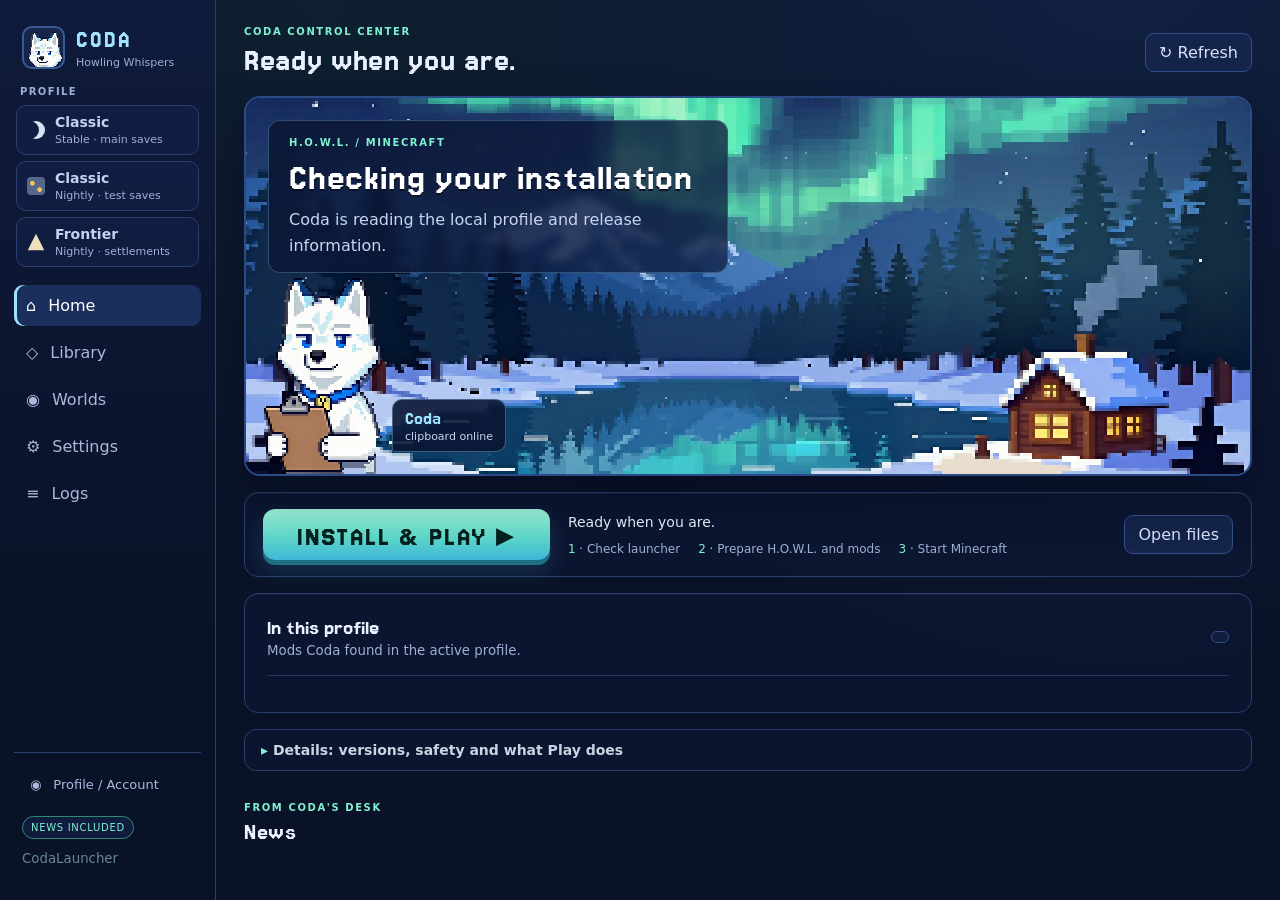
<file: web/index.html>
<!doctype html>
<html lang="en">
<head>
<meta charset="utf-8">
<meta name="viewport" content="width=device-width,initial-scale=1">
<title>CodaLauncher</title>
<link rel="stylesheet" href="styles.css">
</head>
<body>
<script>
// Before anything paints: the launcher passes the saved profile's theme in the address.
// Without it (an older host), the last theme this page showed is used. render() corrects either.
(function(){
  var frontier=/[?&]theme=frontier(&|$)/.test(location.search);
  if(!frontier&&location.search.indexOf('theme=')<0){try{frontier=localStorage.getItem('coda-theme')==='frontier';}catch(e){}}
  if(frontier)document.body.classList.add('theme-frontier');
})();
</script>
<div class="shell">
<aside>
  <div class="brand"><div class="mark"><img src="assets/art/coda.png" alt=""></div><div><b>CODA</b><small>Howling Whispers</small></div></div>
  <div class="profile-picker" role="radiogroup" aria-label="Profile">
    <span class="picker-label">PROFILE</span>
    <button type="button" class="profile-card" data-profile="classic-stable" role="radio" aria-checked="false"><i class="profile-icon moon" aria-hidden="true"></i><span>Classic<small>Stable · main saves</small></span></button>
    <button type="button" class="profile-card" data-profile="classic-nightly" role="radio" aria-checked="false"><i class="profile-icon stars" aria-hidden="true"></i><span>Classic<small>Nightly · test saves</small></span></button>
    <button type="button" class="profile-card" data-profile="frontier" role="radio" aria-checked="false"><i class="profile-icon tent" aria-hidden="true"></i><span>Frontier<small>Nightly · settlements</small></span></button>
  </div>
  <div class="channel-switch" role="group" aria-label="H.O.W.L. release channel" hidden>
    <button type="button" class="channel active" data-channel="stable" aria-pressed="true">Stable</button>
    <button type="button" class="channel" data-channel="nightly" aria-pressed="false">Nightly</button>
  </div>
  <p class="channel-note" id="channel-note" hidden>Main profile and saves.</p>
  <nav aria-label="Main navigation">
    <button class="nav active" data-view="home">⌂ <span>Home</span></button>
    <button class="nav" data-view="addons">◇ <span>Library</span></button>
    <button class="nav" data-view="worlds">◉ <span>Worlds</span></button>
    <button class="nav" data-view="settings">⚙ <span>Settings</span></button>
    <button class="nav" data-view="logs">≡ <span>Logs</span></button>
  </nav>
  <div class="foot">
    <button class="nav account-nav" data-view="profile" type="button">◉ <span>Profile / Account</span></button>
    <span id="feed-pill" class="pill online">NEWS INCLUDED</span><small id="version">CodaLauncher</small>
  </div>
</aside>

<main>
<div id="launcher-update-notice" class="launcher-update-notice" role="status" aria-live="polite" hidden>
  <div><b>UPDATE AVAILABLE</b><p id="launcher-update-copy"></p></div>
  <button id="update-launcher" class="save">UPDATE LAUNCHER</button>
</div>
<section class="view active" id="home">
  <div class="play-mode-selector" hidden><label for="play-mode">Play mode</label><select id="play-mode"><option value="classic">H.O.W.L. Classic</option><option value="frontier">H.O.W.L. Frontier (Nightly)</option></select><small id="play-mode-description">Your existing collection and worlds.</small></div>
  <header><div><em>CODA CONTROL CENTER</em><h1 id="home-heading">Ready when you are.</h1></div><button id="refresh" class="quiet">↻ Refresh</button></header>
  <div class="hero">
    <!-- Original pixel art made for CodaLauncher (no Mojang assets). Each profile has its own scene. -->
    <div class="scene" aria-hidden="true">
      <img class="scene-art classic-scene" src="assets/art/classic-scene.png" alt="">
      <img class="scene-art frontier-scene" src="assets/art/frontier-scene.png" alt="">
      <i class="scene-glow"></i><i class="scene-snow"></i>
    </div>
    <div class="hero-copy">
      <em>H.O.W.L.  /  MINECRAFT</em>
      <h2 id="hero-title">Checking your installation</h2>
      <p id="loader-summary">Coda is reading the local profile and release information.</p>
    </div>
    <div class="coda"><img class="coda-face" src="assets/art/coda.png" alt="Coda"><div class="coda-says"><b>Coda</b><small id="coda-status">clipboard online</small></div></div>
  </div>
  <section class="play-bar" aria-label="Play">
    <button id="play" class="play">INSTALL &amp; PLAY ▶</button>
    <div class="play-status">
      <div id="launch-message" role="status" aria-live="polite">Ready when you are.</div>
      <div id="play-progress" class="xp-bar" aria-hidden="true" hidden><i></i><i></i><i></i><i></i><i></i><i></i><i></i><i></i><i></i><i></i><i></i><i></i></div>
      <ol class="play-steps"><li>Check launcher</li><li>Prepare H.O.W.L. and mods</li><li>Start Minecraft</li></ol>
    </div>
    <button id="open-loader" class="quiet">Open files</button>
  </section>
  <section class="panel mods-hotbar" aria-labelledby="hotbar-title">
    <div class="panel-head"><div><b id="hotbar-title">In this profile</b><small id="hotbar-note">Mods Coda found in the active profile.</small></div><span id="hotbar-count" class="pill"></span></div>
    <div id="home-mods" class="hotbar" role="list"></div>
  </section>
  <details class="home-details">
    <summary>Details: versions, safety and what Play does</summary>
  <div class="panel trust-panel">
    <div class="verification-moon" role="img" aria-label="Verified distribution status unavailable until the signed manifest system ships">
      <svg class="moon-classic" viewBox="0 0 140 140" aria-hidden="true">
        <circle cx="70" cy="70" r="54" fill="none" stroke="#335165" stroke-width="3"/>
        <circle cx="70" cy="70" r="50" fill="#172b3c"/>
        <path d="M70 21 A49 49 0 1 1 70 119 A35 49 0 1 0 70 21" fill="#eefcff" opacity=".78"/>
      </svg>
      <svg class="moon-pixel" viewBox="0 0 12 12" shape-rendering="crispEdges" aria-hidden="true">
        <rect x="4" width="4" height="1" fill="#efe6c8"/><rect x="2" y="1" width="8" height="1" fill="#efe6c8"/><rect x="1" y="2" width="10" height="2" fill="#efe6c8"/><rect y="4" width="12" height="4" fill="#efe6c8"/><rect x="1" y="8" width="10" height="2" fill="#efe6c8"/><rect x="2" y="10" width="8" height="1" fill="#efe6c8"/><rect x="4" y="11" width="4" height="1" fill="#efe6c8"/>
        <g fill="#3a4266"><rect y="4" width="3" height="4"/><rect x="1" y="2" width="2" height="2"/><rect x="1" y="8" width="2" height="2"/><rect x="2" y="1" width="2" height="1"/><rect x="2" y="10" width="2" height="1"/></g>
      </svg>
      <b id="verification-label">NOT SIGNED</b>
      <small id="verification-detail">Distribution trust</small>
    </div>
    <div class="trust-copy">
      <div class="chips"><span id="loader-chip">HOWL checking…</span><span id="pack-chip">BASE PACK checking…</span><span id="mod-chip">0 mods</span></div>
      <p class="build-details" id="build-details">Minecraft 26.4 Snapshot 3</p>
    </div>
  </div>
  <div class="status-columns">
    <div class="panel">
      <h3>When you press Play</h3>
      <p class="panel-intro">Actual launcher checks, not simulated progress.</p>
      <div class="check-row"><b>1 · Check launcher update</b><small id="step-launcher">Checking for a published update.</small></div>
      <div class="check-row"><b>2 · Prepare H.O.W.L. and content</b><small id="step-content">Checking installed versions and required components.</small></div>
      <div class="check-row"><b>3 · Start Minecraft</b><small id="step-play">Local test or official Minecraft Launcher.</small></div>
      <div class="version-strip"><b>H.O.W.L. versions</b><div id="loader-versions" aria-live="polite"></div><small id="loader-update-result">Update check has not completed yet.</small></div>
    </div>
    <div class="panel">
      <h3>Safety</h3>
      <p class="panel-intro">What the launcher can establish today.</p>
      <div class="check-row"><b>Distribution signature</b><small class="caution">Not yet implemented. Release metadata is not a cryptographic trust proof.</small></div>
      <div class="check-row"><b>Installed H.O.W.L.</b><small id="safety-loader">Checking local status.</small></div>
      <div class="check-row"><b>Your own files</b><small>Existing user files are preserved and not silently replaced.</small></div>
      <div class="check-row"><b>Active profile</b><small id="safety-profile">Stable (main saves)</small></div>
    </div>
  </div>
  </details>
  <div class="section-title"><div><em>FROM CODA'S DESK</em><h3>News</h3></div><small id="feed-note"></small></div>
  <div id="news" class="news"></div>
</section>

<section class="view" id="addons">
  <header><div><em>CODA'S ADD-ON SHELF</em><h1>Library</h1><small class="header-note">Mods, world data and resource packs, all in one place.</small></div></header>
  <div class="addon-tabs" role="tablist" aria-label="Add-on categories">
    <button class="addon-tab active" type="button" data-addon="mods" role="tab" aria-selected="true" aria-controls="mods">Mods</button>
    <button class="addon-tab" type="button" data-addon="datapacks" role="tab" aria-selected="false" aria-controls="datapacks">Data Packs</button>
    <button class="addon-tab" type="button" data-addon="resourcepacks" role="tab" aria-selected="false" aria-controls="resourcepacks">Resource Packs</button>
  </div>
  <div class="addon-panel active" id="mods" role="tabpanel">
  <div class="panel"><div class="panel-head"><div><b>HOWL mod shelf</b><small>Coda reads the active Minecraft profile's single mods folder.</small></div><div class="actions"><button id="refresh-mods" class="quiet" type="button">↻ REFRESH MODS</button><button id="open-mods-folder" class="quiet" type="button">OPEN MODS FOLDER</button><span id="mods-count" class="pill"></span></div></div><p class="mod-help">H.O.W.L., Coda Companion, HW Essentials, required resources and declared official mods are managed automatically. Nightly also installs Sorting Pipes. Other mods install only when you choose them.</p><div id="optional-mods" class="optional-mods" aria-live="polite"></div><div id="mod-action-result" class="mod-action-result" role="status" aria-live="polite"></div><h3 class="installed-mod-heading">Installed JARs</h3><div id="mods-list"></div><small class="header-note">Recognized means the JAR metadata is readable, not that Minecraft confirmed loading it. Uninstalling a mod does not erase its world data.</small></div>
</div>

<div class="addon-panel" id="datapacks" role="tabpanel" hidden>
  <header><div><em>WORLD CONTENT</em><h2>Data Packs</h2></div></header>
  <div class="packs-intro">
    <div><b>World data and managed content</b><small>HOWL Base is a managed content bundle. Installable Minecraft data packs will also appear here when available.</small></div>
    <span class="pill">1 PACK</span>
  </div>
  <div id="packs-list" class="pack-grid"></div>
  <article id="nightly-quiet-card" class="pack-card" hidden>
    <div class="pack-top"><div><em>NIGHTLY WORLD GENERATION</em><h3>HW Quiet Underground</h3></div><span id="nightly-quiet-status" class="pill">Checking…</span></div>
    <p>Much rarer giant caves and ravines. Only affects brand-new Nightly worlds, never existing saves.</p>
    <div class="managed-label">Optional world-generation preset for future worlds. Not installed or updated automatically. Existing worlds are never changed.</div><div class="mod-actions" style="margin-top:13px"><button id="quiet-install" class="quiet quiet-addon-action" type="button">INSTALL / UPDATE</button><button id="quiet-uninstall" class="quiet quiet-addon-action uninstall" type="button">UNINSTALL</button></div>
  </article>
</div>

<div class="addon-panel" id="resourcepacks" role="tabpanel" hidden>
  <header><div><em>CODA'S ART CABINET</em><h2>Resource Packs</h2></div></header>
  <div class="packs-intro">
    <div><b>Visuals, music, menus, and presentation</b><small>Required resources follow their Packs automatically. Coda handles the paperwork.</small></div>
    <span class="pill">1 RESOURCEPACK</span>
  </div>
  <div id="resourcepacks-list" class="pack-grid"></div>
</div>
</section>

<section class="view" id="worlds">
  <header><div><em>YOUR MINECRAFT WORLDS</em><h1>Worlds</h1><small class="header-note">View the active profile's local saves. Nothing is modified from this screen.</small></div><button id="open-worlds-folder" class="quiet" type="button">Open worlds folder</button></header>
  <div class="panel">
    <div class="panel-head"><div><b>Saved worlds</b><small id="worlds-profile">Stable profile</small></div><span class="pill" id="worlds-count">Checking…</span></div>
    <div id="worlds-list" class="worlds-list" aria-live="polite"><p>Checking saved worlds.</p></div>
    <p class="panel-intro">Backup and rollback controls will be enabled after safe, tested save transactions are implemented.</p>
  </div>
</section>

<section class="view" id="profile">
  <header><div><em>HOWL IDENTITY</em><h1>Your profile</h1><small class="header-note">One Howling Whispers identity, wherever HOWL takes you.</small></div></header>
  <div class="panel account-panel">
    <h3>Minecraft account</h3>
    <p id="account-status" role="status">Coda is checking your account paperwork.</p>
    <p><b id="account-name">Not signed in</b> <small id="account-verified"></small></p>
    <p id="account-storage"></p>
    <div class="actions"><button id="account-signin" class="save">Sign in with Microsoft</button><button id="account-verify" class="quiet">Verify again</button><button id="account-signout" class="quiet">Sign out</button><button id="account-cancel" class="quiet" hidden>Cancel sign-in</button></div>
    <p id="account-code" class="signin-code" hidden></p>
    <p id="account-message" role="status" aria-live="polite"></p>
    <label class="toggle"><div><b>Previously verified offline mode</b><small>Reserved for when direct Microsoft authentication returns. Use Settings → Local Test Mode for unverified testing instead.</small></div><input id="account-offline" type="checkbox"></label>
    <small>Microsoft account tools in CodaLauncher are paused. Normally, the official Minecraft Launcher signs you in. For offline testing, enable Local Test Mode in Settings.</small>
  </div>
  <div class="cards">
    <article><img class="profile-face" src="assets/coda-headshot.png" alt="Coda"><b>HOWL Avatar</b><small>Your HOWL face across supported Howling Whispers experiences.</small></article>
    <article><label>HOWL Account</label><b id="p-cml">Not configured</b><small>Howling Whispers identity</small></article>
    <article><label>Minecraft ownership</label><b id="p-mc">Not verified</b><small>Official ownership proof only</small></article>
    <article><label>Discord</label><b id="p-discord">Not linked</b><small>Future /link discord home</small></article>
  </div>
</section>

<section class="view" id="settings">
  <header><div><em>CODA'S CLIPBOARD</em><h1>Settings</h1><small class="header-note">The useful knobs. Coda keeps the dangerous-looking ones out of your way.</small></div></header>
  <div class="panel settings">
    <label><span>H.O.W.L. folder override</span><input id="loader-path" type="text" placeholder="Leave blank for managed install"><small>Default: %APPDATA%\.howlingshispers\loader</small></label>
    <label><span>Launcher feed URL</span><input id="feed-url" type="text" placeholder="https://thehowlingwhispers.com/launcher"><small>Defaults to https://thehowlingwhispers.com/launcher. CodaLauncher appends /api/feed automatically.</small></label>
    <label><span>H.O.W.L. update channel</span><select id="update-channel"><option value="stable">Stable (recommended)</option><option value="nightly">Nightly (experimental)</option></select><small>Nightly updates the required H.O.W.L. runtime in a SEPARATE profile. The old BuildCraft prototype is RETIRED and must be uninstalled. Coda Wolf and Essentials are required; worldgen add-ons remain independent. It only supports local single-player. Your stable worlds and loader are untouched. Expect bugs.</small></label>
    <div id="nightly-warning" class="coming" hidden><b>🐺 Coda's experimental workshop</b><small>Nightly uses its own world saves under .howlingshispers/nightly/minecraft. Use NEW test worlds. No shared play or Microsoft sign-in.</small></div>
    <label class="toggle"><div><span>Local Test Mode</span><small>For developing menus without Microsoft sign-in. Uses the existing CodaPlayer local save identity; no authenticated multiplayer, friends, or shared services. Turn off to launch through the official Minecraft Launcher.</small></div><input id="local-test-mode" type="checkbox"></label>
    <label class="toggle"><div><span>Close after PLAY</span><small>Only applies to direct Local Test Mode. Official Minecraft Launcher remains a separate window.</small></div><input id="close-after" type="checkbox"></label>
    <div class="coming"><b>Managed install</b><small>Coda keeps the required runtime, resources and official mods current. Other mods remain under your control.</small></div>
    <div class="settings-save-row"><button id="save" class="save" type="button">Save settings</button><span id="settings-save-result" class="settings-save-result" role="status" aria-live="polite" aria-atomic="true"></span></div>
  </div>
</section>

<section class="view" id="logs">
  <header><div><em>CODA'S PAPER TRAIL</em><h1>Logs</h1><small class="header-note">Something acting strange? This is where Coda leaves the paperwork.</small></div></header>
  <div style="display:flex;align-items:center;gap:12px;margin:0 0 12px"><button id="copy-current-log" class="save" type="button">COPY CURRENT LOG</button><span id="copy-logs-status" role="status" aria-live="polite"></span></div>
  <div class="terminal"><pre id="log-output">Nothing interesting has happened yet.</pre></div>
</section>
</main>
</div>
<script src="app.js"></script>
</body>
</html>
</file>
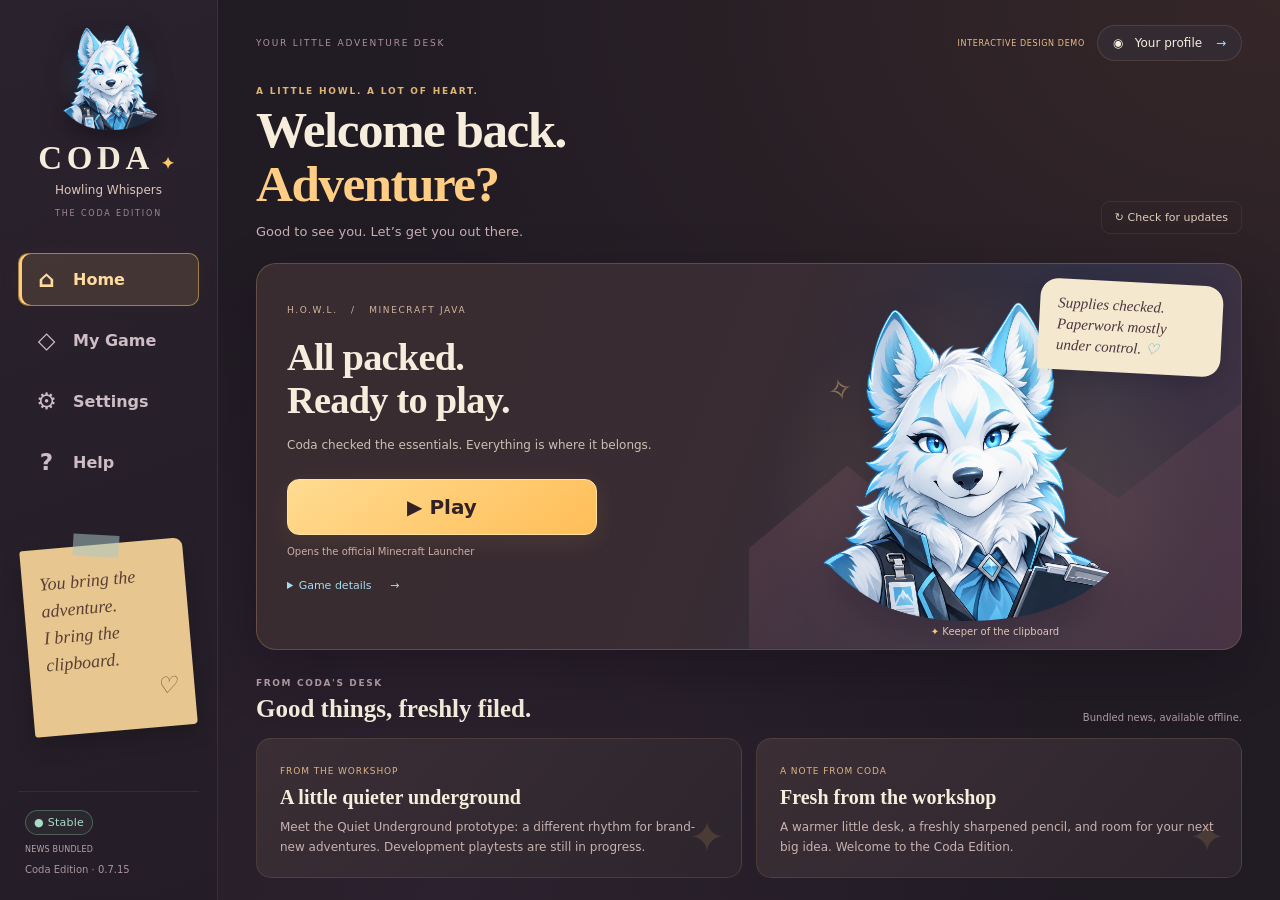
<file: .coda-edition/web/index.html>
<!doctype html>
<html lang="en">
<head>
<meta charset="utf-8">
<link rel="icon" href="assets/coda-face.svg" type="image/svg+xml">
<meta name="viewport" content="width=device-width,initial-scale=1">
<title>CodaLauncher · Coda Edition</title>
<link rel="stylesheet" href="styles.css">
<link rel="stylesheet" href="coda-edition.css">
</head>
<body>
<div class="shell">
<aside>
  <div class="brand"><img src="assets/coda-headshot.png" alt=""><b>CODA<span class="brand-paw">✦</span></b><small>Howling Whispers</small><span class="edition-label">THE CODA EDITION</span></div>
  <nav aria-label="Main navigation">
    <button class="nav active" data-view="home" aria-label="Home"><span class="nav-icon" aria-hidden="true">⌂</span><span>Home</span></button>
    <button class="nav" data-view="mods" aria-label="My Game"><span class="nav-icon" aria-hidden="true">◇</span><span>My Game</span></button>
    <button class="nav" data-view="settings" aria-label="Settings"><span class="nav-icon" aria-hidden="true">⚙</span><span>Settings</span></button>
    <button class="nav" data-view="logs" aria-label="Help"><span class="nav-icon" aria-hidden="true">?</span><span>Help</span></button>
  </nav>
  <div class="desk-note"><span class="tape"></span>You bring the adventure.<br>I bring the clipboard.<span class="note-paw">♡</span></div>
  <div class="foot"><span id="channel-badge" class="pill online">● Stable</span><span id="feed-pill" class="pill online">NEWS INCLUDED</span><small id="version">Coda Edition</small></div>
</aside>

<main>
<div class="topbar"><span class="tiny-brand">YOUR LITTLE ADVENTURE DESK</span><div><span id="demo-badge" hidden>INTERACTIVE DESIGN DEMO</span><button class="profile-button" id="profile-link">◉ &nbsp; Your profile <span>→</span></button></div></div>
<div id="launcher-update-notice" class="launcher-update-notice" role="status" aria-live="polite" hidden>
  <div><b>UPDATE AVAILABLE</b><p id="launcher-update-copy"></p></div>
  <button id="update-launcher" class="save">UPDATE LAUNCHER</button>
</div>
<section class="view active" id="home">
  <header class="welcome"><div><em>A LITTLE HOWL. A LOT OF HEART.</em><h1 id="home-heading">Welcome back.<br><span>Adventure?</span></h1><p>Good to see you. Let’s get you out there.</p></div><button id="refresh" class="quiet">↻ Check for updates</button></header>
  <div class="hero">
    <div class="hero-copy">
      <span class="hero-eyebrow">H.O.W.L. &nbsp; / &nbsp; MINECRAFT JAVA</span>
      <h2 id="hero-heading">All packed.<br>Ready to play.</h2>
      <p id="loader-summary">Coda is checking your game files.</p>
      <div class="actions"><button id="play" class="play">▶ &nbsp; Play</button></div>
      <p class="launch-explainer" id="launch-explainer">Opens the official Minecraft Launcher</p>
      <div id="launch-message" role="status" aria-live="polite"></div>
      <details class="game-details"><summary>Game details <span>→</span></summary><div class="chips"><span id="loader-chip">HOWL checking…</span><span id="pack-chip">BASE PACK checking…</span><span>Minecraft 26.4 Snapshot 3</span><span id="mod-chip">0 mods</span></div><div id="loader-versions"></div><small id="loader-update-result">Update check has not completed yet.</small><div class="detail-actions"><button id="open-loader" class="quiet">Open game files</button><button id="repair-game" class="quiet">Install / repair</button></div></details>
    </div>
    <div class="coda">
      <div class="scene-stars" aria-hidden="true">✧ &nbsp; · &nbsp; ✦</div><div class="scene-hills" aria-hidden="true"></div>
      <div class="speech" id="coda-speech" aria-live="polite">Supplies checked.<br>Paperwork mostly<br>under control. <span>♡</span></div>
      <button id="coda-boop" class="coda-boop" aria-label="Say hello to Coda" title="Say hello to Coda"><img class="coda-face" src="assets/coda-headshot.png" alt="Coda, your friendly wolf with a clipboard"></button>
      <div class="coda-caption"><span class="tiny-paw">✦</span> <span id="coda-status">Keeper of the clipboard</span></div>
    </div>
  </div>
  <div class="section-title"><div><em>FROM CODA'S DESK</em><h3>Good things, freshly filed.</h3></div><small id="feed-note"></small></div>
  <div id="news" class="news"></div>
</section>

<section class="view" id="mods"><div class="shelf-tabs" role="group" aria-label="Game shelves"><button data-shelf="mods">Mods</button><button data-shelf="packs">Packs</button><button data-shelf="resourcepacks">Art &amp; music</button></div>
  <header><div><em>CODA'S MOD DRAWER</em><h1>My Game</h1><small class="header-note">Filed, checked, and ready to cause entirely responsible adventures.</small></div></header>
  <div class="panel"><div class="panel-head"><div><b>HOWL mod shelf</b><small>Coda reads the active Minecraft profile's single mods folder.</small></div><div class="actions"><button id="refresh-mods" class="quiet" type="button">↻ REFRESH MODS</button><button id="open-mods-folder" class="quiet" type="button">OPEN MODS FOLDER</button><span id="mods-count" class="pill"></span></div></div><div id="mods-list"></div><small class="header-note">Recognized means the JAR metadata is readable, not that Minecraft confirmed loading it.</small></div>
</section>

<section class="view" id="packs"><div class="shelf-tabs" role="group" aria-label="Game shelves"><button data-shelf="mods">Mods</button><button data-shelf="packs">Packs</button><button data-shelf="resourcepacks">Art &amp; music</button></div>
  <header><div><em>CODA'S PACK SHELF</em><h1>Packs</h1></div></header>
  <div class="packs-intro">
    <div><b>Complete Howling Whispers experiences</b><small>Coda keeps their mods, resources, music, configs and world content together.</small></div>
    <span class="pill">1 PACK</span>
  </div>
  <div id="packs-list" class="pack-grid"></div>
  <article id="nightly-quiet-card" class="pack-card" hidden>
    <div class="pack-top"><div><em>NIGHTLY WORLD GENERATION</em><h3>HW Quiet Underground</h3></div><span id="nightly-quiet-status" class="pill">Checking…</span></div>
    <p>Much rarer giant caves and ravines. Only affects brand-new Nightly worlds, never existing saves.</p>
    <div class="managed-label">A verified datapack is staged for Minecraft's Create World screen. Installed does not mean Minecraft has successfully activated it yet.</div>
  </article>
</section>

<section class="view" id="resourcepacks"><div class="shelf-tabs" role="group" aria-label="Game shelves"><button data-shelf="mods">Mods</button><button data-shelf="packs">Packs</button><button data-shelf="resourcepacks">Art &amp; music</button></div>
  <header><div><em>CODA'S ART CABINET</em><h1>Art &amp; music</h1></div></header>
  <div class="packs-intro">
    <div><b>Visuals, music, menus, and presentation</b><small>Required resources follow their Packs automatically. Coda handles the paperwork.</small></div>
    <span class="pill">1 RESOURCEPACK</span>
  </div>
  <div id="resourcepacks-list" class="pack-grid"></div>
</section>

<section class="view" id="profile">
  <header><div><em>HOWL IDENTITY</em><h1>Your profile</h1><small class="header-note">One Howling Whispers identity, wherever HOWL takes you.</small></div></header>
  <div class="panel account-panel">
    <h3>Minecraft account</h3>
    <p id="account-status" role="status">Coda is checking your account paperwork.</p>
    <p><b id="account-name">Not signed in</b> <small id="account-verified"></small></p>
    <p id="account-storage"></p>
    <div class="actions"><button id="account-signin" class="save">Sign in with Microsoft</button><button id="account-verify" class="quiet">Verify again</button><button id="account-signout" class="quiet">Sign out</button><button id="account-cancel" class="quiet" hidden>Cancel sign-in</button></div>
    <p id="account-code" class="signin-code" hidden></p>
    <p id="account-message" role="status" aria-live="polite"></p>
    <label class="toggle"><div><b>Previously verified offline mode</b><small>Reserved for when direct Microsoft authentication returns. Use Settings → Local Test Mode for unverified testing instead.</small></div><input id="account-offline" type="checkbox"></label>
    <small>Microsoft account tools in CodaLauncher are paused. Normally, the official Minecraft Launcher signs you in. For offline testing, enable Local Test Mode in Settings.</small>
  </div>
  <div class="cards">
    <article><img class="profile-face" src="assets/coda-headshot.png" alt="Coda"><b>HOWL Avatar</b><small>Your HOWL face across supported Howling Whispers experiences.</small></article>
    <article><label>HOWL Account</label><b id="p-cml">Not configured</b><small>Howling Whispers identity</small></article>
    <article><label>Minecraft ownership</label><b id="p-mc">Not verified</b><small>Official ownership proof only</small></article>
    <article><label>Discord</label><b id="p-discord">Not linked</b><small>Future /link discord home</small></article>
  </div>
</section>

<section class="view" id="settings">
  <header><div><em>CODA'S CLIPBOARD</em><h1>The useful little knobs.</h1><small class="header-note">The useful knobs. Coda keeps the dangerous-looking ones out of your way.</small></div></header>
  <div class="panel settings"><label class="toggle"><div><b>A quieter desk</b><small>Reduce animations and Coda’s spontaneous remarks.</small></div><input id="quiet-coda" type="checkbox"></label>
    <label><span>H.O.W.L. folder override</span><input id="loader-path" type="text" placeholder="Leave blank for managed install"><small>Default: Coda Edition’s separate game folder</small></label>
    <label><span>Launcher feed URL</span><input id="feed-url" type="text" placeholder="https://thehowlingwhispers.com/launcher"><small>Defaults to https://thehowlingwhispers.com/launcher. CodaLauncher appends /api/feed automatically.</small></label>
    <label><span>H.O.W.L. update channel</span><select id="update-channel"><option value="stable">Stable (recommended)</option><option value="nightly">Nightly (experimental)</option></select><small>Nightly automatically checks public BuildCraft test builds, installs them into a SEPARATE profile, and only supports local single-player. Your stable worlds and loader are untouched. Expect bugs.</small></label>
    <div id="nightly-warning" class="coming" hidden><b>🐺 Coda's experimental workshop</b><small>Nightly uses its own world saves under .howlingshispers/nightly/minecraft. Use NEW test worlds. No shared play or Microsoft sign-in.</small></div>
    <label class="toggle"><div><span>Local Test Mode</span><small>For developing menus without Microsoft sign-in. Uses the existing CodaPlayer local save identity; no authenticated multiplayer, friends, or shared services. Turn off to launch through the official Minecraft Launcher.</small></div><input id="local-test-mode" type="checkbox"></label>
    <label class="toggle"><div><span>Close after PLAY</span><small>Only applies to direct Local Test Mode. Official Minecraft Launcher remains a separate window.</small></div><input id="close-after" type="checkbox"></label>
    <div class="coming"><b>Managed install</b><small>Coda keeps Minecraft, H.O.W.L., required Packs, and Resourcepacks current before the world opens.</small></div>
    <div class="settings-save-row"><button id="save" class="save" type="button">Save settings</button><span id="settings-save-result" class="settings-save-result" role="status" aria-live="polite" aria-atomic="true"></span></div>
  </div>
</section>

<section class="view" id="logs">
  <header><div><em>CODA'S PAPER TRAIL</em><h1>A paw with that?</h1><small class="header-note">Something acting strange? This is where Coda leaves the paperwork.</small></div></header>
  <div class="help-card"><h3>Something went sideways?</h3><p>Coda has kept the paperwork. Copy the logs when reporting a problem so we can find what happened.</p><button id="help-repair" class="quiet">Install / repair game</button><button id="help-home" class="quiet">Back to Home</button></div><div style="display:flex;align-items:center;gap:12px;margin:0 0 12px"><button id="copy-all-logs" class="save" type="button">COPY ALL LOGS</button><span id="copy-logs-status" role="status" aria-live="polite"></span></div>
  <div class="terminal"><pre id="log-output">Nothing interesting has happened yet.</pre></div>
</section>
</main>
</div>
<script src="demo-bridge.js"></script>
<script src="app.js"></script>
<script src="coda-edition.js"></script>
</body>
</html>
</file>
<file: web/styles.css>
:root{color-scheme:dark;--bg:#061014;--panel:#0c1a20;--line:#214350;--text:#ebf9ff;--muted:#86a9b7;--cyan:#73dcff;font-family:Inter,"Segoe UI",system-ui,sans-serif}*{box-sizing:border-box}html,body,.shell{margin:0;height:100%}body{overflow:hidden;background:var(--bg);color:var(--text)}button,input{font:inherit}.shell{display:grid;grid-template-columns:215px 1fr;background:radial-gradient(circle at 86% -10%,#1b4658 0,transparent 34%),linear-gradient(135deg,#061014,#08161b 58%,#071116)}aside{border-right:1px solid #173541;background:#071116e8;padding:22px 14px;display:flex;flex-direction:column}.brand{display:flex;gap:11px;align-items:center;padding:4px 8px 28px}.mark{width:43px;height:43px;display:grid;place-items:center;border:1px solid #32677b;border-radius:13px;background:#102a34;font-size:25px}.brand b{display:block;letter-spacing:.18em}.brand small{display:block;color:var(--muted);margin-top:3px;font-size:11px}nav{display:grid;gap:6px}.nav{display:flex;gap:12px;border:0;background:transparent;color:#91acb7;padding:11px 12px;border-radius:10px;text-align:left;cursor:pointer}.nav:hover,.nav.active{background:#10262f;color:white}.nav.active{box-shadow:inset 2px 0 var(--cyan)}.foot{margin-top:auto;display:grid;gap:9px;padding:12px 8px;color:#678794}.pill{width:max-content;border:1px solid #355868;border-radius:999px;padding:5px 8px;font-size:10px;letter-spacing:.07em;color:#b5ddeb}.pill.online{border-color:#2b7957;color:#8df0bb}.pill.offline{border-color:#735c37;color:#e5bb70}main{overflow:auto;padding:34px 42px 50px}.view{display:none;max-width:1240px;margin:auto}.view.active{display:block}header{display:flex;justify-content:space-between;align-items:center;margin-bottom:24px}em{display:block;font-style:normal;font-weight:700;font-size:10px;letter-spacing:.18em;color:#61c6e8;margin-bottom:7px}h1{font-size:30px;margin:0}h2{font-size:38px;margin:18px 0 13px;line-height:1.06}h3{font-size:22px;margin:0}.quiet{border:1px solid #2b4d5a;background:#0b1b21;color:#b0ced8;border-radius:9px;padding:9px 13px;cursor:pointer}.quiet:hover{border-color:#4c93ae;color:white}.hero{min-height:315px;border:1px solid #224653;border-radius:22px;background:linear-gradient(118deg,#0b1b22,#0d222b 55%,#123443);display:grid;grid-template-columns:minmax(0,1.4fr) minmax(235px,.6fr);overflow:hidden;box-shadow:0 30px 80px #0005}.hero-copy{padding:38px 40px}.hero p{color:#98b8c4;max-width:700px;line-height:1.6}.chips{display:flex;gap:8px;flex-wrap:wrap}.chips span{border:1px solid #315664;background:#09171caa;color:#a9d9e9;border-radius:999px;padding:5px 9px;font-size:10px}.chips .good{color:#91efbd;border-color:#2f7556}.chips .bad{color:#ffbf96;border-color:#7a4b39}.actions{display:flex;gap:10px;margin-top:25px}.play{border:0;border-radius:12px;background:linear-gradient(135deg,#7de1ff,#3bb4e0);color:#031117;font-weight:800;letter-spacing:.12em;padding:14px 34px;cursor:pointer;box-shadow:0 10px 32px #34c9ff25}.play:disabled{filter:grayscale(1);opacity:.45;cursor:not-allowed}.coda{position:relative;display:grid;place-items:center;align-content:center;background:radial-gradient(circle at 50% 40%,#45bfe534,transparent 42%);overflow:hidden}.halo{position:absolute;width:230px;height:230px;border:1px solid #76dcff33;border-radius:50%;box-shadow:0 0 70px #61d8ff24}.coda-face{width:196px;height:196px;object-fit:contain;z-index:1;filter:drop-shadow(0 18px 22px #0008)}.coda b,.coda small{z-index:1}.coda small{color:#81adbc;margin-top:3px}.section-title{display:flex;justify-content:space-between;align-items:end;margin:31px 0 13px}.news,.cards{display:grid;grid-template-columns:repeat(auto-fit,minmax(235px,1fr));gap:14px}.news article,.cards article{border:1px solid #1f404d;background:#0b191fcc;border-radius:15px;padding:18px}.news article time{font-size:10px;letter-spacing:.1em;color:#68bddd}.news article b{display:block;margin:8px 0}.news article p{margin:0;color:#91b1be;line-height:1.5;font-size:13px}.panel{border:1px solid #20414e;background:#0a181ecc;border-radius:18px;padding:22px}.panel-head{display:flex;justify-content:space-between;align-items:center;padding-bottom:17px;border-bottom:1px solid #183742}.panel-head b,.panel-head small{display:block}.panel-head small{color:var(--muted);margin-top:4px}.mod{display:grid;grid-template-columns:1fr auto;gap:12px;padding:15px 2px;border-bottom:1px solid #15313b}.mod:last-child{border-bottom:0}.mod b,.mod small{display:block}.mod small{color:var(--muted);margin-top:3px}.bad-text{color:#f0a583}.cards article{min-height:150px;display:flex;flex-direction:column;justify-content:center}.cards label{font-size:11px;color:#6dc7e5;margin-bottom:8px}.cards small{color:var(--muted);margin-top:5px}.profile-face{width:78px;height:78px;object-fit:contain;margin-bottom:9px;filter:drop-shadow(0 9px 12px #0006)}.settings{display:grid;gap:18px}.settings label>span,.toggle span{display:block;font-weight:650;margin-bottom:7px}.settings small,.toggle small{display:block;color:var(--muted);margin-top:6px}.settings input[type=text]{width:100%;border:1px solid #315260;background:#071318;color:white;border-radius:9px;padding:11px 12px;outline:none}.settings input:focus{border-color:#66caec}.toggle{display:flex;justify-content:space-between;align-items:center}.toggle input{width:20px;height:20px}.coming{border:1px dashed #315361;border-radius:12px;padding:15px}.coming b,.coming small{display:block}.save{width:max-content;border:0;border-radius:10px;background:#4fc5ed;color:#031116;font-weight:800;padding:11px 20px;cursor:pointer}.terminal{border:1px solid #1e3d49;background:#04090b;border-radius:15px;min-height:500px;padding:18px;overflow:auto}.terminal pre{margin:0;color:#a9d0dc;font:12px/1.55 Consolas,monospace;white-space:pre-wrap}#launch-message{margin-top:13px;color:#8fdcb7;font-size:12px}@media(max-width:900px){.shell{grid-template-columns:74px 1fr}.brand>div:last-child,.nav span,.foot small{display:none}.brand{justify-content:center;padding-left:0;padding-right:0}.nav{justify-content:center;font-size:18px}main{padding:26px 24px}.hero{grid-template-columns:1fr}.coda{display:none}}.packs-intro{display:flex;justify-content:space-between;align-items:center;border:1px solid #20414e;background:#0a181ecc;border-radius:16px;padding:18px 20px;margin-bottom:16px}.packs-intro b,.packs-intro small{display:block}.packs-intro small{color:var(--muted);margin-top:5px}.pack-grid{display:grid;grid-template-columns:repeat(auto-fit,minmax(300px,1fr));gap:16px}.pack-card{border:1px solid #234956;background:linear-gradient(145deg,#0b1a20,#0d232b);border-radius:17px;padding:20px}.pack-top{display:flex;justify-content:space-between;gap:15px;align-items:flex-start}.pack-card h3{font-size:21px}.pack-card p{color:#97b8c4;line-height:1.55;min-height:48px}.pack-meta{display:flex;justify-content:space-between;gap:12px;color:#6fa7ba;font-size:11px;border-top:1px solid #183742;padding-top:13px;margin:16px 0}.pack-action{cursor:pointer}.news-link{margin-top:13px;border:1px solid #315f70;background:#0b232c;color:#aee9ff;border-radius:8px;padding:7px 10px;cursor:pointer}.news-link:hover{border-color:#64c9ec;color:white}.dependency-note{margin:12px 0;color:#7ebed3;font-size:12px}.contents-note{display:flex;flex-wrap:wrap;gap:7px;margin:12px 0}.contents-note span{border:1px solid #294c59;background:#0a171c;border-radius:999px;padding:5px 8px;color:#a9cfdd;font-size:10px}.resourcepack-action:disabled{opacity:.45;cursor:not-allowed}
.warn{border-color:#9f7d2d!important;color:#ffd56a!important}
.pill.update{border-color:#9f7d2d;color:#ffd56a;background:#2b220b}
.managed-label{margin-top:14px;border:1px solid #264b58;border-radius:9px;padding:9px 11px;color:#8fb8c8;background:#09171c;font-size:11px}

.header-note{display:block;color:var(--muted);font-size:11px;margin-top:7px}

.launcher-update-notice{max-width:1240px;margin:0 auto 22px;display:flex;gap:20px;justify-content:space-between;align-items:center;border:1px solid #7a632d;border-radius:14px;background:#231f12;padding:16px 20px}
.launcher-update-notice[hidden]{display:none}
.launcher-update-notice b{font-size:11px;letter-spacing:.1em;color:#ffd56a}
.launcher-update-notice p{color:#cfbea0;margin:7px 0 0;font-size:13px;line-height:1.5}
.launcher-update-notice button{flex-shrink:0}
.launcher-update-notice button:disabled{opacity:.5;cursor:not-allowed}
@media(max-width:650px){.launcher-update-notice{align-items:flex-start;flex-direction:column}}

.account-panel{padding:24px;margin-bottom:22px}.account-panel p{color:var(--muted);line-height:1.5}.account-panel .actions{flex-wrap:wrap}.account-panel .toggle{margin:22px 0}.account-panel small{display:block;color:var(--muted)}.signin-code{font-size:20px;color:var(--cyan)!important;font-weight:700}button:disabled{opacity:.5;cursor:not-allowed}

/* Settings confirmations live beside Save, never in the Home view. */
.settings-save-row{display:flex;align-items:center;gap:14px;flex-wrap:wrap}
.settings-save-result{font-size:13px;line-height:1.5;color:var(--muted);min-height:1.5em}
.settings-save-result.ok{color:#8df0bb}
.settings-save-result.error{color:#ffb28a}
.settings-save-row button:disabled{cursor:wait;opacity:.6}

/* Nightly is explicitly opt-in and visually distinct from Stable. */
.settings select{width:100%;border:1px solid #315260;background:#071318;color:white;border-radius:9px;padding:11px 12px;outline:none}
.settings select:focus{border-color:#66caec}
#nightly-warning{border-color:#a27234;background:#251b10}
#nightly-warning small{color:#e0bf8a}
#nightly-warning[hidden]{display:none}

#nightly-quiet-card[hidden] { display: none; }

/* Optional add-ons are explicit actions, never part of automatic PLAY. */
.mod-help{font-size:12px;color:var(--muted);line-height:1.55;margin:15px 0}
.optional-mods{display:grid;gap:11px;margin:18px 0 22px}
.optional-mod{display:flex;align-items:center;justify-content:space-between;gap:14px;padding:14px;border:1px solid #294957;border-radius:11px;background:#0b1b22}
.optional-mod b,.optional-mod small{display:block}
.optional-mod small{color:var(--muted);font-size:11px;margin-top:5px}
.mod-actions{display:flex;gap:8px;flex-wrap:wrap}
.mod-actions button{white-space:nowrap;font-size:11px}
.mod-actions .uninstall{border-color:#775048;color:#e8b5ac}
.installed-mod-heading{font-size:15px;padding-top:8px}
.mod-action-result{font-size:12px;min-height:20px;padding:4px 0}
.mod-action-result.ok{color:#8df0bb}
.mod-action-result.error{color:#ffb28a}
@media(max-width:660px){.optional-mod{flex-direction:column;align-items:stretch}.mod-actions{justify-content:flex-start}}

/* Add-ons: one sidebar destination with accessible categories. */
.addon-tabs{display:flex;gap:8px;flex-wrap:wrap;margin:0 0 24px;padding:6px;border:1px solid #234957;border-radius:14px;background:#09171d}
.addon-tab{border:0;border-radius:9px;padding:11px 18px;background:transparent;color:#98bac7;cursor:pointer;font-weight:650}
.addon-tab:hover{background:#14313e;color:#fff}
.addon-tab.active{background:#17495d;color:#eafaff;box-shadow:inset 0 -2px #73dcff}
.addon-panel[hidden]{display:none!important}
.addon-panel header{margin:4px 0 16px}
.addon-panel header h2{font-size:23px;margin:0}
@media(max-width:660px){.addon-tabs{gap:4px}.addon-tab{flex:1;padding:10px 7px;font-size:12px}}


/* H.O.W.L. Launcher 1.0 concept integration: native state, no demo timers.
   Palette and layout inspired by the supplied frost/midnight UI study. */
:root{--bg:#070e15;--panel:#0e1923;--line:#223548;--text:#e7f0f6;--muted:#93abbc;--cyan:#7ed8e6}
body{background:var(--bg)}
.shell{grid-template-columns:216px minmax(0,1fr);background:var(--bg)}
aside{background:#0e1923;border-right:1px solid var(--line)}
.brand{padding-bottom:17px}
.brand b{letter-spacing:.08em}
.mark{background:#12303a;border-color:#345264}
main{background:#10212e;padding:26px 28px 40px}
.nav{border-radius:8px;color:#93abbc}
.nav.active,.nav:hover{background:#214957;color:#e7f0f6}
.nav.active{box-shadow:none}
.foot{margin-top:auto;gap:12px;border-top:1px solid var(--line)}
.account-nav{width:100%;padding:12px 8px;font-size:13px;text-align:left}
.channel-switch{display:flex;gap:4px;padding:3px;margin:0 4px;background:#172b3c;border:1px solid #2a4555;border-radius:9px}
.channel{flex:1;border:0;border-radius:7px;background:transparent;color:#9cb5c4;padding:8px 4px;font-weight:650;cursor:pointer;font-size:13px}
.channel.active{background:#294c5d;color:#eefcff;box-shadow:0 1px 3px #0005}
.channel:disabled{opacity:.45;cursor:not-allowed}
.channel-note{font-size:11px;color:#8da4b5;line-height:1.45;margin:9px 9px 20px}
.view{max-width:1080px}
.view > header{margin-bottom:18px}
h1{font-size:25px}
.hero{grid-template-columns:140px minmax(0,1fr) 130px;min-height:275px;border-radius:12px;background:linear-gradient(160deg,#14293a,#0b1824 70%);box-shadow:none;border:1px solid #2b4559;align-items:center;gap:12px;padding:24px}
.hero-copy{padding:0;min-width:0}
.hero-copy h2{font-size:clamp(22px,3vw,32px);line-height:1.15;margin:7px 0}
.hero p{margin:8px 0 15px;color:#a5b9c9}
.hero em{letter-spacing:.12em;color:#7ed8e6}
.hero .chips span{background:#142b3a;border:1px solid #355365}
.hero .actions{margin-top:18px;flex-wrap:wrap}
.hero .play{padding:12px 21px;background:#7ed8e6;color:#06222a;border-radius:10px;letter-spacing:0;box-shadow:none}
.hero .quiet{background:#192c3c;border:1px solid #395467}
.hero .build-details{font:11px/1.6 Consolas,monospace;color:#93abbc}
.verification-moon{min-width:0;display:flex;flex-direction:column;align-items:center;gap:5px;text-align:center}
.verification-moon svg{width:125px;height:125px;max-width:100%}
.verification-moon b{font-size:11px;color:#e0a945;letter-spacing:.06em}
.verification-moon small{font-size:11px;color:#93abbc}
.coda{background:none;align-self:center;min-width:0}
.coda-face{width:112px;height:112px}
.coda b{font-size:13px}
.coda small{font-size:11px}
.status-columns{display:grid;grid-template-columns:minmax(0,1.2fr) minmax(0,1fr);gap:18px;margin-top:20px}
.status-columns .panel{background:#142938;border-color:#27475a;border-radius:12px;padding:19px}
.status-columns h3{font-size:18px}
.panel-intro{font-size:12px;color:#93abbc;margin:5px 0 14px;line-height:1.55}
.check-row{display:flex;flex-direction:column;gap:3px;border-top:1px solid #2a4658;padding:11px 0}
.check-row b{font-size:13px;color:#e7f0f6}
.check-row small{font-size:12px;color:#93abbc;overflow-wrap:anywhere}
.check-row .caution{color:#e0a945}
.version-strip{border-top:1px solid #2a4658;padding-top:12px;margin-top:5px;display:grid;gap:5px;font-size:12px;color:#c6d7e3}
.version-strip b{font-size:13px}
.version-strip small{color:#93abbc;overflow-wrap:anywhere}
.worlds-list{display:grid;gap:0}
.world-entry{display:flex;justify-content:space-between;gap:20px;align-items:center;border-bottom:1px solid #2a4658;padding:15px 5px}
.world-entry b{display:block;font-size:14px}
.world-entry small{display:block;color:#93abbc;margin-top:5px;font-size:12px}
.world-entry .pill{flex-shrink:0}
#worlds-list > p{color:var(--muted)}
@media(max-width:1100px){.hero{grid-template-columns:110px minmax(0,1fr)}.verification-moon svg{width:106px;height:106px}.hero .coda{display:none}}
@media(max-width:900px){.shell{grid-template-columns:74px 1fr}.brand>div:last-child,.nav span,.foot small,.channel-note{display:none}.channel-switch{display:grid;margin:0 0 16px}.channel{font-size:9px;padding:7px 0}.hero{grid-template-columns:95px minmax(0,1fr);padding:18px}.verification-moon svg{width:90px;height:90px}.status-columns{grid-template-columns:1fr}main{padding:22px 20px}.foot .account-nav{justify-content:center}}
@media(max-width:590px){.hero{grid-template-columns:1fr}.verification-moon{flex-direction:row;justify-content:flex-start;gap:8px}.verification-moon svg{width:70px;height:70px}.hero-copy{padding:0}.status-columns{gap:12px}}

.play-mode-selector{display:flex;align-items:center;gap:14px;flex-wrap:wrap;margin-bottom:22px;padding:16px 20px;border:1px solid #2a4555;border-radius:12px;background:#102431}.play-mode-selector label{font-weight:650;color:#d8edf4}.play-mode-selector select{padding:10px 14px;background:#172f3e;color:#eefcff;border:1px solid #476270;border-radius:8px;font:inherit}.play-mode-selector small{color:#9cb5c4}

/* ===== H.O.W.L. Frontier theme (0.8.0) =====
   Active only when the Frontier play mode is selected (body.theme-frontier).
   Original pixel art and palette; no Mojang textures, fonts or logos.
   Jersey 15 is bundled under the SIL Open Font License (assets/fonts/Jersey15-OFL.txt). */
@font-face{font-family:"Jersey 15";src:url("assets/fonts/Jersey15-Regular.ttf") format("truetype");font-weight:400;font-display:swap}
.frontier-scene,.moon-pixel{display:none}
.xp-bar{display:none}
.theme-frontier{--bg:#17130e;--panel:#2a2219;--line:#4a3a28;--text:#f3e6c8;--muted:#c2ad88;--cyan:#b8d68f;--px:"Jersey 15","Segoe UI",monospace;--wood:#2a2219;--wood-hi:#4a3a28;--wood-lo:#1b150f;--ink:#120e0a;--moss:#7fae4e;--fire:#e8913a}
body.theme-frontier{background:var(--bg);color:var(--text);font-variant-ligatures:none}
body.theme-frontier .shell{background:var(--bg)}
body.theme-frontier aside{background:repeating-linear-gradient(180deg,#2a2219 0 37px,#1f1912 37px 40px);border-right:3px solid var(--ink)}
body.theme-frontier .brand b{font-family:var(--px);font-size:25px;letter-spacing:.06em}
body.theme-frontier .brand small,body.theme-frontier .channel-note{color:var(--muted)}
body.theme-frontier .mark{border-radius:0;background:#3a2e20;border:2px solid var(--ink);box-shadow:inset 2px 2px 0 #5a4630}
body.theme-frontier .channel-switch{border-radius:0;background:var(--ink);border:2px solid var(--ink);padding:2px}
body.theme-frontier .channel{border-radius:0;color:var(--muted);font-family:var(--px);font-size:18px}
body.theme-frontier .channel.active{background:#2f3a1f;color:var(--text);box-shadow:inset 0 0 0 2px var(--moss)}
body.theme-frontier .nav{border-radius:0;color:#d9c7a3;font-family:var(--px);font-size:20px}
body.theme-frontier .nav:hover{background:#3a2e20;color:var(--text)}
body.theme-frontier .nav.active{background:var(--wood-hi);color:var(--text);box-shadow:inset 3px 3px 0 #6b5537,inset -3px -3px 0 #2b2117}
body.theme-frontier .foot{border-top:2px solid var(--ink);color:#a8936d}
body.theme-frontier .foot small{font-family:var(--px)}
body.theme-frontier main{background:#1b1610}
body.theme-frontier em{color:var(--cyan);font-family:var(--px);font-weight:400;font-size:16px;letter-spacing:.1em}
body.theme-frontier h1,body.theme-frontier h2,body.theme-frontier h3{font-family:var(--px);font-weight:400;letter-spacing:.02em}
body.theme-frontier h1{font-size:34px}body.theme-frontier h3{font-size:26px}
body.theme-frontier .header-note,body.theme-frontier .panel-intro{color:var(--muted)}
/* Blocky, bevelled controls */
body.theme-frontier .quiet,body.theme-frontier .news-link{border-radius:0;background:#3a2e20;color:var(--text);border:2px solid var(--ink);box-shadow:inset 2px 2px 0 #5a4630,inset -2px -2px 0 #241b12;font-family:var(--px);font-size:18px}
body.theme-frontier .quiet:hover,body.theme-frontier .news-link:hover{background:#463825;border-color:var(--ink);color:#fff}
body.theme-frontier .save{border-radius:0;background:var(--moss);color:#14200b;border:2px solid var(--ink);box-shadow:inset 3px 3px 0 #b8d68f,inset -3px -3px 0 #4e7a35;font-family:var(--px);font-size:20px}
body.theme-frontier .play,body.theme-frontier .hero .play{border-radius:0;background:var(--fire);color:#1b1209;border:3px solid var(--ink);box-shadow:inset 4px 4px 0 #f6b56a,inset -4px -4px 0 #a85d1c;font-family:var(--px);font-weight:400;font-size:29px;letter-spacing:.06em;padding:12px 28px}
body.theme-frontier .play:active:not(:disabled),body.theme-frontier .quiet:active,body.theme-frontier .save:active{transform:translateY(1px);box-shadow:inset -2px -2px 0 #f6b56a,inset 2px 2px 0 #a85d1c}
body.theme-frontier .pill,body.theme-frontier .chips span,body.theme-frontier .hero .chips span{border-radius:0;background:#1e1913;border:2px solid #3d3122;color:#d9c7a3;font-family:var(--px);font-size:14px}
body.theme-frontier .chips .good,body.theme-frontier .pill.online{color:#b8d68f;border-color:#4e7a35}
body.theme-frontier .chips .warn,body.theme-frontier .pill.update{color:#f6c453;border-color:#8a6a24}
body.theme-frontier .chips .bad,body.theme-frontier .pill.offline{color:#f3a37a;border-color:#7a4b39}
/* Panels: dark oak boards */
body.theme-frontier .panel,body.theme-frontier .status-columns .panel,body.theme-frontier .packs-intro,body.theme-frontier .pack-card,body.theme-frontier .play-mode-selector,body.theme-frontier .addon-tabs,body.theme-frontier .cards article,body.theme-frontier .launcher-update-notice{border-radius:0;background:var(--wood);border:3px solid var(--ink);box-shadow:inset 2px 2px 0 var(--wood-hi),inset -2px -2px 0 var(--wood-lo)}
body.theme-frontier .launcher-update-notice{background:#3a2a12}
body.theme-frontier .check-row,body.theme-frontier .version-strip,body.theme-frontier .panel-head,body.theme-frontier .mod,body.theme-frontier .world-entry,body.theme-frontier .pack-meta{border-color:#3d3122}
body.theme-frontier .check-row b,body.theme-frontier .version-strip b{font-family:var(--px);font-size:18px;font-weight:400}
body.theme-frontier .check-row small,body.theme-frontier .version-strip small,body.theme-frontier .mod small,body.theme-frontier .world-entry small,body.theme-frontier .pack-card p{color:var(--muted)}
body.theme-frontier .check-row .caution{color:#e0b46a}
body.theme-frontier .play-mode-selector label{font-family:var(--px);font-size:21px;color:var(--text)}
body.theme-frontier .play-mode-selector small{color:var(--muted)}
body.theme-frontier select,body.theme-frontier .settings select,body.theme-frontier .settings input[type=text]{border-radius:0;background:#1e1913;color:var(--text);border:2px solid var(--ink);box-shadow:inset 2px 2px 0 #0c0906}
body.theme-frontier .addon-tab{border-radius:0;font-family:var(--px);font-size:20px;color:#d9c7a3}
body.theme-frontier .addon-tab:hover{background:#3a2e20}
body.theme-frontier .addon-tab.active{background:var(--wood-hi);color:var(--text);box-shadow:inset 2px 2px 0 #6b5537,inset -2px -2px 0 #2b2117}
body.theme-frontier .optional-mod{border-radius:0;background:#8a7a62;border:2px solid var(--ink);box-shadow:inset 2px 2px 0 #3f3529,inset -2px -2px 0 #c7b593;color:#1b1209}
body.theme-frontier .optional-mod small{color:#2e2316}
body.theme-frontier .managed-label,body.theme-frontier .coming,body.theme-frontier .contents-note span{border-radius:0;background:#1e1913;border-color:#3d3122;color:var(--muted)}
body.theme-frontier .terminal{border-radius:0;background:#0f0c08;border:3px solid var(--ink);box-shadow:inset 2px 2px 0 #000}
body.theme-frontier .terminal pre{color:#e6dcc2}
/* Hero: the camp scene sits behind the copy */
body.theme-frontier .hero{position:relative;min-height:300px;border-radius:0;border:3px solid var(--ink);box-shadow:inset 0 0 0 2px var(--wood-hi);background:#141a2e;grid-template-columns:minmax(0,460px) minmax(0,1fr) auto;align-items:start;padding:18px}
body.theme-frontier .frontier-scene{display:block;position:absolute;inset:0;width:100%;height:100%;z-index:0}
body.theme-frontier .hero>:not(.frontier-scene){position:relative;z-index:1}
body.theme-frontier .hero-copy{grid-column:1;grid-row:1;background:rgba(20,16,12,.84);border:2px solid var(--wood-hi);padding:14px 18px 16px}
body.theme-frontier .hero-copy h2{font-size:40px;color:var(--text)}
body.theme-frontier .hero p{color:#d9c7a3}
body.theme-frontier .hero .build-details{font-family:var(--px);color:#a8936d}
body.theme-frontier .verification-moon{grid-column:3;grid-row:1;flex-direction:row;gap:10px;text-align:left;background:rgba(20,16,12,.84);border:2px solid var(--wood-hi);padding:9px 12px;align-items:center}
body.theme-frontier .verification-moon .moon-classic{display:none}
body.theme-frontier .verification-moon .moon-pixel{display:block;width:40px;height:40px}
body.theme-frontier .verification-moon b{font-family:var(--px);font-size:18px;color:#e0b46a;display:block}
body.theme-frontier .verification-moon small{color:#d9c7a3;max-width:180px;display:block}
body.theme-frontier .hero .coda{display:none}
body.theme-frontier #launch-message{color:#b8d68f}
/* Activity bar in XP style: indeterminate, never a fake percentage */
body.theme-frontier .xp-bar:not([hidden]){display:grid;grid-template-columns:repeat(12,minmax(0,1fr));gap:3px;padding:3px;margin-top:14px;background:var(--ink);max-width:420px}
body.theme-frontier .xp-bar i{height:10px;background:#2b3a1d;animation:frontier-xp 1.8s steps(1) infinite}
body.theme-frontier .xp-bar i:nth-child(2){animation-delay:.15s}body.theme-frontier .xp-bar i:nth-child(3){animation-delay:.3s}body.theme-frontier .xp-bar i:nth-child(4){animation-delay:.45s}body.theme-frontier .xp-bar i:nth-child(5){animation-delay:.6s}body.theme-frontier .xp-bar i:nth-child(6){animation-delay:.75s}body.theme-frontier .xp-bar i:nth-child(7){animation-delay:.9s}body.theme-frontier .xp-bar i:nth-child(8){animation-delay:1.05s}body.theme-frontier .xp-bar i:nth-child(9){animation-delay:1.2s}body.theme-frontier .xp-bar i:nth-child(10){animation-delay:1.35s}body.theme-frontier .xp-bar i:nth-child(11){animation-delay:1.5s}body.theme-frontier .xp-bar i:nth-child(12){animation-delay:1.65s}
@keyframes frontier-xp{0%{background:#7fae4e;box-shadow:inset 0 2px 0 #b8d68f}35%{background:#2b3a1d;box-shadow:none}}
body.theme-frontier .frontier-flame{animation:frontier-flicker .9s steps(2) infinite}
body.theme-frontier .frontier-fireflies{animation:frontier-glow 3.2s steps(4) infinite}
@keyframes frontier-flicker{50%{transform:translateY(-.4px);opacity:.82}}
@keyframes frontier-glow{50%{opacity:.25}}
/* News: parchment notes on the Settlement Ledger */
body.theme-frontier .news{background:repeating-linear-gradient(180deg,#6b4a2c 0 30px,#573b22 30px 32px);border:3px solid var(--ink);box-shadow:inset 2px 2px 0 #8a6440,inset -2px -2px 0 #3d2916;padding:16px;gap:16px}
body.theme-frontier .news article{position:relative;border:0;border-radius:0;background:#efe0bd;color:#3a2a18;padding:16px 14px 14px;box-shadow:3px 3px 0 #2b1c0f;transform:rotate(-1deg)}
body.theme-frontier .news article:nth-child(even){background:#e7d4a8;transform:rotate(1.2deg)}
body.theme-frontier .news article::before{content:"";position:absolute;top:5px;left:50%;width:5px;height:5px;margin-left:-2px;background:#4a4a4a}
body.theme-frontier .news article time{color:#6b5537;font-family:var(--px)}
body.theme-frontier .news article b{font-family:var(--px);font-size:21px;color:#2b1d0f}
body.theme-frontier .news article p{color:#3a2a18}
body.theme-frontier .news-link{font-size:12px}
@media (prefers-reduced-motion:reduce){body.theme-frontier .frontier-flame,body.theme-frontier .frontier-fireflies,body.theme-frontier .xp-bar i{animation:none}}
@media(max-width:1100px){body.theme-frontier .hero{grid-template-columns:minmax(0,1fr)}body.theme-frontier .verification-moon{grid-column:1;grid-row:2;justify-self:start;margin-top:10px}}
body.theme-frontier .play:disabled{filter:none;opacity:.7}
.pill{white-space:nowrap}

/* ===== 0.8.1 layout: profile picker, Play bar, mods hotbar, collapsible details ===== */
.view{max-width:1360px}
.profile-picker{display:grid;gap:6px;margin:0 2px 18px}
.picker-label{font-size:10px;letter-spacing:.14em;color:var(--muted);padding:0 4px 2px;font-weight:700}
.profile-card{display:flex;align-items:center;gap:10px;width:100%;min-height:48px;padding:8px 10px;text-align:left;cursor:pointer;border:1px solid #2a4555;border-radius:9px;background:#12222e;color:#a9c0cf;font:inherit}
.profile-card span{font-weight:650;font-size:14px;line-height:1.2}
.profile-card small{display:block;font-weight:400;font-size:11px;color:var(--muted);margin-top:2px}
.profile-card:hover{border-color:#4c93ae;color:#fff}
.profile-card.active{border-color:var(--cyan);background:#1d3d4c;color:var(--text);box-shadow:inset 3px 0 var(--cyan)}
.profile-card:disabled{opacity:.45;cursor:not-allowed}
.profile-icon{flex:none;width:18px;height:18px;display:inline-block}
.profile-icon.moon{border-radius:50%;box-shadow:inset -6px 0 0 #cfe6f2}
.profile-icon.stars{border-radius:4px;background:radial-gradient(circle at 30% 35%,#f6c453 0 2px,transparent 2.6px),radial-gradient(circle at 70% 70%,#f6c453 0 2px,transparent 2.6px),#55688c}
.profile-icon.tent{background:#efe0bd;clip-path:polygon(50% 4%,96% 96%,4% 96%)}
.play-bar{display:grid;grid-template-columns:auto minmax(0,1fr) auto;gap:18px;align-items:center;margin:16px 0;padding:16px 18px;border:1px solid #2b4559;border-radius:12px;background:#142938}
.play-bar .play{padding:14px 30px;font-size:16px;border-radius:10px;background:#7ed8e6;color:#06222a;letter-spacing:.06em;box-shadow:none}
.play-status{min-width:0}
#launch-message{margin:0;font-size:14px;color:var(--text);min-height:20px;overflow-wrap:anywhere}
.play-steps{list-style:none;display:flex;flex-wrap:wrap;gap:6px 18px;margin:8px 0 0;padding:0;font-size:12px;color:var(--muted);counter-reset:step}
.play-steps li{counter-increment:step}
.play-steps li::before{content:counter(step) " · ";color:var(--cyan)}
.xp-bar:not([hidden]){display:grid;grid-template-columns:repeat(12,minmax(0,1fr));gap:3px;padding:3px;margin-top:10px;background:#0b1620;border-radius:4px;max-width:520px}
.xp-bar i{height:8px;background:#1d3442;border-radius:2px;animation:classic-xp 1.8s steps(1) infinite}
.xp-bar i:nth-child(2){animation-delay:.15s}.xp-bar i:nth-child(3){animation-delay:.3s}.xp-bar i:nth-child(4){animation-delay:.45s}.xp-bar i:nth-child(5){animation-delay:.6s}.xp-bar i:nth-child(6){animation-delay:.75s}.xp-bar i:nth-child(7){animation-delay:.9s}.xp-bar i:nth-child(8){animation-delay:1.05s}.xp-bar i:nth-child(9){animation-delay:1.2s}.xp-bar i:nth-child(10){animation-delay:1.35s}.xp-bar i:nth-child(11){animation-delay:1.5s}.xp-bar i:nth-child(12){animation-delay:1.65s}
@keyframes classic-xp{0%{background:#7ed8e6}35%{background:#1d3442}}
.mods-hotbar{margin:0 0 16px}
.hotbar{display:grid;grid-template-columns:repeat(auto-fill,minmax(170px,1fr));gap:8px;margin-top:14px}
.slot{position:relative;display:grid;grid-template-columns:38px minmax(0,1fr);column-gap:10px;align-items:center;padding:8px 10px;border:1px solid #2a4658;border-radius:9px;background:#10212e;outline:none}
.slot:focus-visible{border-color:var(--cyan)}
.slot.bad{border-color:#7a4b39}
.slot-icon{grid-row:span 2;width:38px;height:38px;display:grid;place-items:center;border-radius:7px;background:#1d3d4c;color:#e7f0f6;font-weight:800;font-size:13px}
.slot-name{font-size:13px;font-weight:600;white-space:nowrap;overflow:hidden;text-overflow:ellipsis}
.slot-version{font-size:11px;color:var(--muted)}
.slot:hover::after,.slot:focus-visible::after{content:attr(data-tip);position:absolute;left:0;bottom:calc(100% + 6px);z-index:5;white-space:nowrap;padding:6px 10px;background:#0b1620;border:1px solid #3a5a6e;border-radius:6px;font-size:12px;color:#e7f0f6;pointer-events:none}
.home-details{margin:0 0 6px}
.home-details>summary{cursor:pointer;list-style:none;padding:12px 16px;border:1px solid #27475a;border-radius:10px;background:#122636;font-weight:650;font-size:14px;color:#c6d7e3}
.home-details>summary::-webkit-details-marker{display:none}
.home-details>summary::before{content:"▸ ";color:var(--cyan)}
.home-details[open]>summary::before{content:"▾ "}
.home-details[open]>summary{margin-bottom:12px}
.home-details .status-columns{margin-top:0}
@media(max-width:900px){.profile-card small,.picker-label{display:none}.profile-card{justify-content:center;padding:8px 4px}.profile-card span{font-size:0}.profile-card span small{display:none}.play-bar{grid-template-columns:1fr}.play-bar #open-loader{justify-self:start}}

/* Frontier versions of the same pieces */
body.theme-frontier .profile-card{border-radius:0;background:#1e1913;border:2px solid #3d3122;color:#d9c7a3}
body.theme-frontier .profile-card span{font-family:var(--px);font-size:19px;font-weight:400;letter-spacing:.02em}
body.theme-frontier .profile-card small{font-family:Inter,"Segoe UI",sans-serif;font-size:11px;color:#a8936d;letter-spacing:0}
body.theme-frontier .profile-card:hover{background:#2a2219;color:var(--text)}
body.theme-frontier .profile-card.active{background:#2f3a1f;border-color:var(--moss);box-shadow:inset 0 0 0 1px #17130e;color:var(--text)}
body.theme-frontier .profile-card.active small{color:#b8d68f}
body.theme-frontier .picker-label{font-family:var(--px);font-size:15px;font-weight:400;color:#c2ad88;letter-spacing:.1em}
body.theme-frontier .play-bar{border-radius:0;background:var(--wood);border:3px solid var(--ink);box-shadow:inset 2px 2px 0 var(--wood-hi),inset -2px -2px 0 var(--wood-lo)}
body.theme-frontier .play-bar .play{font-size:28px;padding:10px 32px}
body.theme-frontier #launch-message{font-family:var(--px);font-size:20px;color:var(--text)}
body.theme-frontier .play-steps{font-size:12px;color:#c2ad88}
body.theme-frontier .play-steps li::before{color:#b8d68f}
body.theme-frontier .xp-bar:not([hidden]){border-radius:0;background:var(--ink)}
body.theme-frontier .xp-bar i{border-radius:0}
body.theme-frontier .hotbar{background:#8b8b8b;padding:6px;border:2px solid var(--ink);box-shadow:inset 2px 2px 0 #c6c6c6,inset -2px -2px 0 #555}
body.theme-frontier .slot{border:0;border-radius:0;background:#8a7a62;box-shadow:inset 2px 2px 0 #3f3529,inset -2px -2px 0 #c7b593}
body.theme-frontier .slot:focus-visible{box-shadow:inset 0 0 0 2px #f3e6c8}
body.theme-frontier .slot.bad{background:#8a5a4a}
body.theme-frontier .slot-icon{border-radius:0;background:#3a2e20;color:#efe0bd;font-family:var(--px);font-size:20px;font-weight:400;box-shadow:inset 2px 2px 0 #5a4630}
body.theme-frontier .slot-name{color:#1b1209}
body.theme-frontier .slot-version{color:#2e2316}
body.theme-frontier .slot:hover::after,body.theme-frontier .slot:focus-visible::after{background:#170f22;border:2px solid #3c2468;border-radius:0;color:#f3e6c8}
body.theme-frontier .home-details>summary{border-radius:0;background:var(--wood);border:2px solid var(--ink);box-shadow:inset 2px 2px 0 var(--wood-hi);font-family:var(--px);font-size:18px;font-weight:400;color:var(--text)}
body.theme-frontier .home-details>summary::before{color:#b8d68f}
/* Small text stays in a readable face; the pixel font is for headings, labels and buttons only. */
body.theme-frontier .pill,body.theme-frontier .chips span,body.theme-frontier .hero .chips span{font-family:Inter,"Segoe UI",sans-serif;font-size:11px;font-weight:600;letter-spacing:.04em}
body.theme-frontier .hero .build-details,body.theme-frontier .foot small,body.theme-frontier .verification-moon small{font-family:Inter,"Segoe UI",sans-serif;font-size:12px}
/* A compact label in the corner, so the camp stays visible */
body.theme-frontier .hero{grid-template-columns:minmax(0,420px) minmax(0,1fr) auto;min-height:280px}
body.theme-frontier .hero-copy{padding:12px 16px 14px}
body.theme-frontier .hero-copy h2{font-size:36px;margin:4px 0}
body.theme-frontier #loader-summary{font-size:13px;line-height:1.45;margin:4px 0 10px}
.channel-switch[hidden],.play-mode-selector[hidden],.channel-note[hidden]{display:none!important}
body.theme-frontier .panel-head b{font-family:var(--px);font-size:22px;font-weight:400}

/* ===== 0.9.0: pixel-art scenes, Coda as host, a calmer Home =====
   Both themes: the hero is a painted pixel scene (web/assets/art, made for CodaLauncher, no Mojang assets)
   with the title on top. Technical details (signature, chips, build) live in the Details panel.
   Classic gets a new look, "Frostlight": aurora night, frosted glass panels, Coda's ice colours.
   Frontier keeps its wood-and-camp look; only its scene became real pixel art. */
.mark{overflow:hidden;padding:0}
.mark img{width:100%;height:auto;image-rendering:pixelated;margin-top:4px}
.shell .hero{position:relative;display:block;min-height:380px;padding:0;overflow:hidden;isolation:isolate}
.scene{position:absolute;inset:0;z-index:0;pointer-events:none}
.scene-art{position:absolute;inset:0;width:100%;height:100%;object-fit:cover;image-rendering:pixelated;display:none}
.scene i{position:absolute;inset:0;display:block}
.shell .hero>.hero-copy{position:absolute;z-index:2;left:22px;top:22px;max-width:min(460px,calc(100% - 44px));padding:16px 20px 14px}
.shell .hero>.coda{position:absolute;z-index:2;left:18px;bottom:0;display:flex;align-items:flex-end;gap:10px;background:none}
.shell .hero .coda-face{width:118px;height:auto;image-rendering:pixelated;filter:drop-shadow(0 6px 0 #0006)}
.coda-says{margin-bottom:22px;padding:8px 12px;max-width:230px}
.coda-says b,.coda-says small{display:block}
.coda-says small{margin-top:2px}
.trust-panel{display:flex;gap:22px;align-items:center;flex-wrap:wrap;margin-bottom:18px}
.trust-panel .verification-moon{flex-direction:row;gap:12px;text-align:left}
.trust-panel .verification-moon svg{width:56px;height:56px}
.trust-panel .verification-moon small{display:block;max-width:220px}
.trust-copy{min-width:0;flex:1}
.trust-copy .build-details{margin:10px 0 0;font:11px/1.6 Consolas,monospace;color:var(--muted)}
.slot-icon img{width:32px;height:32px;image-rendering:pixelated}

/* --- Classic: Frostlight --- */
body:not(.theme-frontier){--bg:#0a1228;--panel:#111d3a;--line:#2a3f6e;--text:#eaf2ff;--muted:#9db0d6;--cyan:#7ff0d0;--ice:#9fe3ff;--glass:rgba(13,24,52,.7);--px:"Jersey 15","Segoe UI",monospace}
body:not(.theme-frontier) .shell{background:var(--bg)}
body:not(.theme-frontier) aside{background:linear-gradient(180deg,#0f1b3b,#0a1228 70%);border-right:1px solid var(--line)}
body:not(.theme-frontier) main{background:radial-gradient(ellipse at 85% -10%,#1d3a6b66,transparent 55%),radial-gradient(ellipse at 10% 0,#1f5a5233,transparent 45%),var(--bg)}
body:not(.theme-frontier) .brand b{font-family:var(--px);font-size:26px;font-weight:400;letter-spacing:.08em;color:var(--ice)}
body:not(.theme-frontier) .mark{border:2px solid #3a5a96;border-radius:10px;background:#16244a}
body:not(.theme-frontier) h1,body:not(.theme-frontier) h2,body:not(.theme-frontier) h3{font-family:var(--px);font-weight:400;letter-spacing:.02em}
body:not(.theme-frontier) h1{font-size:34px}
body:not(.theme-frontier) h3{font-size:25px}
body:not(.theme-frontier) em{color:var(--cyan);letter-spacing:.16em}
body:not(.theme-frontier) .picker-label{color:var(--muted)}
body:not(.theme-frontier) .profile-card{background:#13214a99;border:1px solid var(--line);border-radius:10px;color:#c5d3f0}
body:not(.theme-frontier) .profile-card:hover{border-color:#4f74b8;color:#fff}
body:not(.theme-frontier) .profile-card.active{background:linear-gradient(90deg,#1b3a5c,#162a52);border-color:var(--cyan);box-shadow:inset 3px 0 var(--cyan);color:#fff}
body:not(.theme-frontier) .nav{border-radius:9px;color:#a9b9dc}
body:not(.theme-frontier) .nav:hover{background:#17284f;color:#fff}
body:not(.theme-frontier) .nav.active{background:#1b2f5c;color:#fff;box-shadow:inset 3px 0 var(--ice)}
body:not(.theme-frontier) .foot{border-top:1px solid var(--line)}
body:not(.theme-frontier) .panel,body:not(.theme-frontier) .status-columns .panel,body:not(.theme-frontier) .play-bar,body:not(.theme-frontier) .packs-intro,body:not(.theme-frontier) .pack-card,body:not(.theme-frontier) .cards article,body:not(.theme-frontier) .news article,body:not(.theme-frontier) .addon-tabs{background:var(--glass);border:1px solid var(--line);border-radius:14px;box-shadow:0 1px 0 #ffffff0d inset}
body:not(.theme-frontier) .panel-head,body:not(.theme-frontier) .check-row,body:not(.theme-frontier) .version-strip,body:not(.theme-frontier) .mod,body:not(.theme-frontier) .world-entry,body:not(.theme-frontier) .pack-meta{border-color:#22365f}
body:not(.theme-frontier) .panel-head b{font-family:var(--px);font-size:23px;font-weight:400}
body:not(.theme-frontier) .quiet,body:not(.theme-frontier) .news-link{background:#14244a;border:1px solid #34508a;border-radius:9px;color:#d5e2fb}
body:not(.theme-frontier) .quiet:hover,body:not(.theme-frontier) .news-link:hover{border-color:var(--ice);color:#fff}
body:not(.theme-frontier) .save{background:var(--cyan);color:#062a24;border-radius:9px}
body:not(.theme-frontier) .pill,body:not(.theme-frontier) .chips span{background:#0f1c3d;border:1px solid #34508a;color:#c5d3f0}
body:not(.theme-frontier) .pill.online,body:not(.theme-frontier) .chips .good{border-color:#2f8a72;color:var(--cyan)}
body:not(.theme-frontier) .shell .hero{border:2px solid #2c4a86;border-radius:16px;background:#0b1430;box-shadow:0 18px 50px #02061866}
body:not(.theme-frontier) .classic-scene{display:block;object-position:50% 62%}
body:not(.theme-frontier) .scene-glow{background:linear-gradient(105deg,transparent 15%,#7ff0d02e 35%,transparent 55%,#9fe3ff1f 72%,transparent 90%);background-size:220% 100%;mix-blend-mode:screen;-webkit-mask-image:linear-gradient(180deg,#000 0,#000 45%,transparent 70%);mask-image:linear-gradient(180deg,#000 0,#000 45%,transparent 70%);animation:frost-aurora 14s ease-in-out infinite alternate}
body:not(.theme-frontier) .scene-snow{background-image:radial-gradient(#ffffffd0 1px,transparent 1.6px),radial-gradient(#ffffff90 1px,transparent 1.6px);background-size:120px 120px,70px 70px;background-position:0 0,35px 20px;opacity:.55;animation:frost-snow 22s linear infinite}
@keyframes frost-aurora{to{background-position:100% 0}}
@keyframes frost-snow{to{background-position:60px 240px,95px 160px}}
body:not(.theme-frontier) .shell .hero>.hero-copy{background:linear-gradient(135deg,#0b1634e0,#0e1d40c0);border:1px solid #9fe3ff40;border-radius:12px;backdrop-filter:blur(4px)}
body:not(.theme-frontier) .hero-copy h2{font-size:40px;margin:4px 0 6px;color:#fff;text-shadow:0 2px 0 #0a1228}
body:not(.theme-frontier) .hero p{color:#c9d6f2;margin:0}
body:not(.theme-frontier) .coda-says{background:#0b1634e6;border:1px solid #9fe3ff55;border-radius:10px 10px 10px 2px}
body:not(.theme-frontier) .coda-says b{font-family:var(--px);font-size:20px;font-weight:400;color:var(--ice)}
body:not(.theme-frontier) .coda-says small{color:#c9d6f2}
body:not(.theme-frontier) .play-bar .play{font-family:var(--px);font-weight:400;font-size:30px;letter-spacing:.06em;padding:8px 34px;border-radius:12px;background:linear-gradient(180deg,#9ff7dc,#5fd8c9 55%,#3fb6d8);color:#04201f;box-shadow:0 5px 0 #1f6f86,0 10px 24px #3fb6d833}
body:not(.theme-frontier) .play-bar .play:hover:not(:disabled){filter:brightness(1.08)}
body:not(.theme-frontier) .play-bar .play:active:not(:disabled){transform:translateY(3px);box-shadow:0 2px 0 #1f6f86}
body:not(.theme-frontier) .play-steps li::before{color:var(--cyan)}
body:not(.theme-frontier) .slot{background:#0f1c3d;border:1px solid var(--line);border-radius:10px}
body:not(.theme-frontier) .slot-icon{background:#1a2c58;border-radius:8px}
body:not(.theme-frontier) .home-details>summary{background:var(--glass);border:1px solid var(--line);border-radius:12px}
body:not(.theme-frontier) .news article time{color:var(--cyan)}
body:not(.theme-frontier) .news article b{font-family:var(--px);font-size:21px;font-weight:400}
body:not(.theme-frontier) .launcher-update-notice{border-radius:14px}

/* --- Frontier: same look as before, now with the painted camp --- */
body.theme-frontier .hero>.hero-copy{position:absolute;z-index:2}
body.theme-frontier .hero>.coda{display:none}
body.theme-frontier .hero>.scene{position:absolute;z-index:0}
body.theme-frontier .shell .hero{display:block;padding:0;min-height:380px}
body.theme-frontier .frontier-scene{object-position:50% 72%}
body.theme-frontier .scene-glow{background:radial-gradient(ellipse 22% 30% at 50% 88%,#e8913a55,transparent 70%);mix-blend-mode:screen;animation:frontier-fire 1.6s steps(3) infinite}
@keyframes frontier-fire{33%{opacity:.7}66%{opacity:1}}
body.theme-frontier .trust-panel .verification-moon{background:none;border:0;padding:0}
body.theme-frontier .trust-panel .verification-moon b{font-family:var(--px);font-size:20px;color:#e0b46a}
@media (prefers-reduced-motion:reduce){.scene-glow,.scene-snow{animation:none!important}}
@media(max-width:900px){.shell .hero{min-height:300px}.shell .hero>.coda{display:none}}
</file>
<file: .coda-edition/web/styles.css>
:root{color-scheme:dark;--bg:#061014;--panel:#0c1a20;--line:#214350;--text:#ebf9ff;--muted:#86a9b7;--cyan:#73dcff;font-family:Inter,"Segoe UI",system-ui,sans-serif}*{box-sizing:border-box}html,body,.shell{margin:0;height:100%}body{overflow:hidden;background:var(--bg);color:var(--text)}button,input{font:inherit}.shell{display:grid;grid-template-columns:215px 1fr;background:radial-gradient(circle at 86% -10%,#1b4658 0,transparent 34%),linear-gradient(135deg,#061014,#08161b 58%,#071116)}aside{border-right:1px solid #173541;background:#071116e8;padding:22px 14px;display:flex;flex-direction:column}.brand{display:flex;gap:11px;align-items:center;padding:4px 8px 28px}.mark{width:43px;height:43px;display:grid;place-items:center;border:1px solid #32677b;border-radius:13px;background:#102a34;font-size:25px}.brand b{display:block;letter-spacing:.18em}.brand small{display:block;color:var(--muted);margin-top:3px;font-size:11px}nav{display:grid;gap:6px}.nav{display:flex;gap:12px;border:0;background:transparent;color:#91acb7;padding:11px 12px;border-radius:10px;text-align:left;cursor:pointer}.nav:hover,.nav.active{background:#10262f;color:white}.nav.active{box-shadow:inset 2px 0 var(--cyan)}.foot{margin-top:auto;display:grid;gap:9px;padding:12px 8px;color:#678794}.pill{width:max-content;border:1px solid #355868;border-radius:999px;padding:5px 8px;font-size:10px;letter-spacing:.07em;color:#b5ddeb}.pill.online{border-color:#2b7957;color:#8df0bb}.pill.offline{border-color:#735c37;color:#e5bb70}main{overflow:auto;padding:34px 42px 50px}.view{display:none;max-width:1240px;margin:auto}.view.active{display:block}header{display:flex;justify-content:space-between;align-items:center;margin-bottom:24px}em{display:block;font-style:normal;font-weight:700;font-size:10px;letter-spacing:.18em;color:#61c6e8;margin-bottom:7px}h1{font-size:30px;margin:0}h2{font-size:38px;margin:18px 0 13px;line-height:1.06}h3{font-size:22px;margin:0}.quiet{border:1px solid #2b4d5a;background:#0b1b21;color:#b0ced8;border-radius:9px;padding:9px 13px;cursor:pointer}.quiet:hover{border-color:#4c93ae;color:white}.hero{min-height:315px;border:1px solid #224653;border-radius:22px;background:linear-gradient(118deg,#0b1b22,#0d222b 55%,#123443);display:grid;grid-template-columns:minmax(0,1.4fr) minmax(235px,.6fr);overflow:hidden;box-shadow:0 30px 80px #0005}.hero-copy{padding:38px 40px}.hero p{color:#98b8c4;max-width:700px;line-height:1.6}.chips{display:flex;gap:8px;flex-wrap:wrap}.chips span{border:1px solid #315664;background:#09171caa;color:#a9d9e9;border-radius:999px;padding:5px 9px;font-size:10px}.chips .good{color:#91efbd;border-color:#2f7556}.chips .bad{color:#ffbf96;border-color:#7a4b39}.actions{display:flex;gap:10px;margin-top:25px}.play{border:0;border-radius:12px;background:linear-gradient(135deg,#7de1ff,#3bb4e0);color:#031117;font-weight:800;letter-spacing:.12em;padding:14px 34px;cursor:pointer;box-shadow:0 10px 32px #34c9ff25}.play:disabled{filter:grayscale(1);opacity:.45;cursor:not-allowed}.coda{position:relative;display:grid;place-items:center;align-content:center;background:radial-gradient(circle at 50% 40%,#45bfe534,transparent 42%);overflow:hidden}.halo{position:absolute;width:230px;height:230px;border:1px solid #76dcff33;border-radius:50%;box-shadow:0 0 70px #61d8ff24}.coda-face{width:196px;height:196px;object-fit:contain;z-index:1;filter:drop-shadow(0 18px 22px #0008)}.coda b,.coda small{z-index:1}.coda small{color:#81adbc;margin-top:3px}.section-title{display:flex;justify-content:space-between;align-items:end;margin:31px 0 13px}.news,.cards{display:grid;grid-template-columns:repeat(auto-fit,minmax(235px,1fr));gap:14px}.news article,.cards article{border:1px solid #1f404d;background:#0b191fcc;border-radius:15px;padding:18px}.news article time{font-size:10px;letter-spacing:.1em;color:#68bddd}.news article b{display:block;margin:8px 0}.news article p{margin:0;color:#91b1be;line-height:1.5;font-size:13px}.panel{border:1px solid #20414e;background:#0a181ecc;border-radius:18px;padding:22px}.panel-head{display:flex;justify-content:space-between;align-items:center;padding-bottom:17px;border-bottom:1px solid #183742}.panel-head b,.panel-head small{display:block}.panel-head small{color:var(--muted);margin-top:4px}.mod{display:grid;grid-template-columns:1fr auto;gap:12px;padding:15px 2px;border-bottom:1px solid #15313b}.mod:last-child{border-bottom:0}.mod b,.mod small{display:block}.mod small{color:var(--muted);margin-top:3px}.bad-text{color:#f0a583}.cards article{min-height:150px;display:flex;flex-direction:column;justify-content:center}.cards label{font-size:11px;color:#6dc7e5;margin-bottom:8px}.cards small{color:var(--muted);margin-top:5px}.profile-face{width:78px;height:78px;object-fit:contain;margin-bottom:9px;filter:drop-shadow(0 9px 12px #0006)}.settings{display:grid;gap:18px}.settings label>span,.toggle span{display:block;font-weight:650;margin-bottom:7px}.settings small,.toggle small{display:block;color:var(--muted);margin-top:6px}.settings input[type=text]{width:100%;border:1px solid #315260;background:#071318;color:white;border-radius:9px;padding:11px 12px;outline:none}.settings input:focus{border-color:#66caec}.toggle{display:flex;justify-content:space-between;align-items:center}.toggle input{width:20px;height:20px}.coming{border:1px dashed #315361;border-radius:12px;padding:15px}.coming b,.coming small{display:block}.save{width:max-content;border:0;border-radius:10px;background:#4fc5ed;color:#031116;font-weight:800;padding:11px 20px;cursor:pointer}.terminal{border:1px solid #1e3d49;background:#04090b;border-radius:15px;min-height:500px;padding:18px;overflow:auto}.terminal pre{margin:0;color:#a9d0dc;font:12px/1.55 Consolas,monospace;white-space:pre-wrap}#launch-message{margin-top:13px;color:#8fdcb7;font-size:12px}@media(max-width:900px){.shell{grid-template-columns:74px 1fr}.brand>div:last-child,.nav span,.foot small{display:none}.brand{justify-content:center;padding-left:0;padding-right:0}.nav{justify-content:center;font-size:18px}main{padding:26px 24px}.hero{grid-template-columns:1fr}.coda{display:none}}.packs-intro{display:flex;justify-content:space-between;align-items:center;border:1px solid #20414e;background:#0a181ecc;border-radius:16px;padding:18px 20px;margin-bottom:16px}.packs-intro b,.packs-intro small{display:block}.packs-intro small{color:var(--muted);margin-top:5px}.pack-grid{display:grid;grid-template-columns:repeat(auto-fit,minmax(300px,1fr));gap:16px}.pack-card{border:1px solid #234956;background:linear-gradient(145deg,#0b1a20,#0d232b);border-radius:17px;padding:20px}.pack-top{display:flex;justify-content:space-between;gap:15px;align-items:flex-start}.pack-card h3{font-size:21px}.pack-card p{color:#97b8c4;line-height:1.55;min-height:48px}.pack-meta{display:flex;justify-content:space-between;gap:12px;color:#6fa7ba;font-size:11px;border-top:1px solid #183742;padding-top:13px;margin:16px 0}.pack-action{cursor:pointer}.news-link{margin-top:13px;border:1px solid #315f70;background:#0b232c;color:#aee9ff;border-radius:8px;padding:7px 10px;cursor:pointer}.news-link:hover{border-color:#64c9ec;color:white}.dependency-note{margin:12px 0;color:#7ebed3;font-size:12px}.contents-note{display:flex;flex-wrap:wrap;gap:7px;margin:12px 0}.contents-note span{border:1px solid #294c59;background:#0a171c;border-radius:999px;padding:5px 8px;color:#a9cfdd;font-size:10px}.resourcepack-action:disabled{opacity:.45;cursor:not-allowed}
.warn{border-color:#9f7d2d!important;color:#ffd56a!important}
.pill.update{border-color:#9f7d2d;color:#ffd56a;background:#2b220b}
.managed-label{margin-top:14px;border:1px solid #264b58;border-radius:9px;padding:9px 11px;color:#8fb8c8;background:#09171c;font-size:11px}

.header-note{display:block;color:var(--muted);font-size:11px;margin-top:7px}

.launcher-update-notice{max-width:1240px;margin:0 auto 22px;display:flex;gap:20px;justify-content:space-between;align-items:center;border:1px solid #7a632d;border-radius:14px;background:#231f12;padding:16px 20px}
.launcher-update-notice[hidden]{display:none}
.launcher-update-notice b{font-size:11px;letter-spacing:.1em;color:#ffd56a}
.launcher-update-notice p{color:#cfbea0;margin:7px 0 0;font-size:13px;line-height:1.5}
.launcher-update-notice button{flex-shrink:0}
.launcher-update-notice button:disabled{opacity:.5;cursor:not-allowed}
@media(max-width:650px){.launcher-update-notice{align-items:flex-start;flex-direction:column}}

.account-panel{padding:24px;margin-bottom:22px}.account-panel p{color:var(--muted);line-height:1.5}.account-panel .actions{flex-wrap:wrap}.account-panel .toggle{margin:22px 0}.account-panel small{display:block;color:var(--muted)}.signin-code{font-size:20px;color:var(--cyan)!important;font-weight:700}button:disabled{opacity:.5;cursor:not-allowed}

/* Settings confirmations live beside Save, never in the Home view. */
.settings-save-row{display:flex;align-items:center;gap:14px;flex-wrap:wrap}
.settings-save-result{font-size:13px;line-height:1.5;color:var(--muted);min-height:1.5em}
.settings-save-result.ok{color:#8df0bb}
.settings-save-result.error{color:#ffb28a}
.settings-save-row button:disabled{cursor:wait;opacity:.6}

/* Nightly is explicitly opt-in and visually distinct from Stable. */
.settings select{width:100%;border:1px solid #315260;background:#071318;color:white;border-radius:9px;padding:11px 12px;outline:none}
.settings select:focus{border-color:#66caec}
#nightly-warning{border-color:#a27234;background:#251b10}
#nightly-warning small{color:#e0bf8a}
#nightly-warning[hidden]{display:none}

#nightly-quiet-card[hidden] { display: none; }
</file>
<file: .coda-edition/web/coda-edition.css>
:root{color-scheme:dark;--bg:#211b24;--panel:#30262e;--line:#57414b;--text:#f6eddd;--muted:#c4afa8;--cyan:#9bdef4;--amber:#ffc76d;font-family:'Segoe UI',system-ui,sans-serif}
body{background:var(--bg)}button{letter-spacing:0}button:focus-visible,summary:focus-visible,a:focus-visible,input:focus-visible,select:focus-visible{outline:3px solid var(--cyan);outline-offset:4px}button{transition:background .18s,transform .18s}button:hover:not(:disabled){transform:translateY(-1px)}
.shell{grid-template-columns:218px 1fr;background:radial-gradient(ellipse at 100% 0,#82533a35,transparent 50%),radial-gradient(ellipse at 35% 100%,#66456a28,transparent 55%),#211b24}aside{background:linear-gradient(160deg,#2a222d,#241d27);border-right:1px solid #765d4b40;padding:25px 18px;position:relative}.brand{display:flex;flex-direction:column;gap:0;padding:0 0 35px;text-align:center}.brand img{width:105px;height:105px;object-fit:contain;filter:drop-shadow(0 5px 12px #08061188);background:radial-gradient(circle,#60cfee32,transparent 70%)}.brand b{font-family:Georgia,serif;font-size:33px;letter-spacing:.14em;margin-top:10px}.brand-paw{color:var(--amber);font-size:16px;margin-left:7px}.brand small{font-size:12px;color:#ddc6b9;margin:6px 0 12px}.edition-label{font-size:8px;letter-spacing:.23em;color:#9f888f}.nav{align-items:center;color:#cfbdc5;padding:14px 16px;gap:15px;font-weight:600;min-height:49px;border:1px solid transparent}.nav-icon{font-size:23px;width:23px;text-align:center;line-height:1}.nav.active{background:#ffca7021;border:1px solid #ffc66d80;color:#ffdc9e;box-shadow:0 0 26px #f3b25e09,inset 3px 0 #ffcb74}.nav:hover{background:#ffffff09;color:var(--text)}nav{gap:8px}.desk-note{position:relative;background:#e8c68f;color:#594036;font:italic 18px/1.5 Georgia,serif;border-radius:3px 9px 4px 3px;padding:22px 17px;margin:55px 9px 25px;transform:rotate(-5deg);box-shadow:0 8px 20px #0003}.tape{position:absolute;top:-10px;left:54px;width:46px;height:22px;background:#aac9c784;transform:rotate(8deg)}.note-paw{display:block;text-align:right;color:#8c603c;font-size:23px}.foot{gap:10px;padding:18px 7px 0;border-top:1px solid #ffffff12}.foot small{font-size:10px;color:#ab959c}.foot #feed-pill{border:0;padding:0;font-size:8px;color:#b8a3a8}.pill.online{color:#a8dcc6;border-color:#82b99b66;background:#93bc9810}.pill{letter-spacing:.025em;font-size:11px}.tiny-brand{font-size:9px;letter-spacing:.2em;color:#ae929c}.topbar{display:flex;justify-content:space-between;align-items:center;gap:16px;margin-bottom:25px}.topbar>div{display:flex;align-items:center;gap:12px}.profile-button{background:#342a31;border:1px solid #7c625e60;border-radius:50px;padding:10px 15px;color:var(--text);font-size:12px;cursor:pointer}.profile-button span{color:var(--cyan);margin-left:10px}#demo-badge{color:#e8be88;font-size:8px;letter-spacing:.08em}#demo-badge[hidden]{display:none}
main{padding:25px 38px 40px;scroll-behavior:smooth}.view{max-width:1160px}header{margin-bottom:24px}.welcome{align-items:flex-end}.welcome em{font-size:9px;color:#dcb887;letter-spacing:.2em}.welcome h1{font:700 clamp(35px,4vw,57px)/1.06 Georgia,serif;letter-spacing:-.03em}.welcome h1 span{color:#ffcd83}.welcome p{color:#c7b0b2;font-size:13px;margin:12px 0 0}.welcome .quiet{font-size:11px;margin-bottom:5px;background:transparent;border-color:#7a5c523f}.hero{position:relative;grid-template-columns:1fr 1fr;min-height:385px;border-radius:20px;border:1px solid #a57b5266;background:linear-gradient(110deg,#382c30 0,#392c32 49%,#303044 75%,#443242);box-shadow:0 20px 55px #08050c40;overflow:hidden}.hero-copy{padding:34px 30px;z-index:2}.hero-eyebrow{color:#d2b59e;font-size:9px;letter-spacing:.18em}.hero h2{font:700 clamp(28px,3vw,43px)/1.13 Georgia,serif;letter-spacing:-.02em;margin:19px 0 14px}.hero p{color:#cdbfb5;font-size:12px;line-height:1.6}.hero .actions{margin-top:23px}.play{background:linear-gradient(145deg,#ffdb91,#ffbe58);color:#322226;font-size:20px;letter-spacing:0;font-weight:750;width:100%;max-width:310px;padding:15px 27px;border:1px solid #ffe1a4;box-shadow:0 6px 23px #ffc26418;display:block}.play:hover:not(:disabled){background:linear-gradient(145deg,#ffe1a9,#ffcb74);box-shadow:0 8px 30px #ffc26435}.play:disabled{filter:none;opacity:.6}.hero .launch-explainer{font-size:10px;color:#c9afa4;margin:9px 0 0}.game-details{margin-top:19px;max-width:360px}.game-details summary{font-size:11px;color:#a4dbee;cursor:pointer;width:max-content}.game-details summary span{margin-left:15px}.game-details .chips{margin-top:15px}.chips span{color:#e3c9b6;border-color:#886c5655;background:#1d161c6b;font-size:9px}.game-details #loader-versions{font-size:11px;margin:10px 0;color:var(--muted)}.game-details small{font-size:10px;color:var(--muted)}.detail-actions{display:flex;gap:7px;flex-wrap:wrap;margin-top:12px}.detail-actions button{font-size:10px;padding:8px 9px}.coda{overflow:visible;position:relative;display:block;background:radial-gradient(ellipse at 50% 62%,#e9aa5534,transparent 65%);min-height:385px}.scene-stars{position:absolute;left:15%;top:19%;font-size:30px;color:#f6cc8470;letter-spacing:20px;transform:rotate(-15deg)}.scene-hills{position:absolute;bottom:0;inset-inline:0;height:65%;background:linear-gradient(155deg,#93607540,#50364355);clip-path:polygon(0 60%,20% 27%,38% 57%,56% 14%,75% 40%,100% 2%,100% 100%,0 100%)}.coda-boop{border:0;background:none;position:absolute;bottom:24px;left:-7%;width:100%;padding:0;cursor:pointer}.coda-face{width:100%;max-width:345px;height:320px;object-fit:contain;filter:drop-shadow(0 16px 20px #100b2450);transform-origin:50% 80%;transition:transform .3s}.coda-boop:hover .coda-face{transform:rotate(-3deg)}.coda-boop.boop .coda-face{animation:boop .55s ease}.speech{position:absolute;z-index:2;right:19px;top:18px;border-radius:18px 18px 18px 2px;padding:14px 18px;color:#4b3540;background:#f4e8cf;box-shadow:0 7px 20px #0002;font:italic 15px/1.4 Georgia,serif;transform:rotate(3deg);width:183px;pointer-events:none}.speech span{color:#52a9c5}.coda-caption{position:absolute;bottom:12px;left:0;right:0;text-align:center;font-size:10px;color:#dbc5b6}.tiny-paw{color:var(--amber)}.section-title{margin:28px 0 15px}.section-title em{color:#bba0aa;font-size:9px}.section-title h3{font:700 25px Georgia,serif}.section-title small{font-size:10px;color:#b09ba4;max-width:200px;text-align:right}.news{grid-template-columns:1fr 1fr}.news article{position:relative;background:linear-gradient(130deg,#3b2e35,#2d252d);border:1px solid #84634c55;border-radius:15px;padding:20px 23px;overflow:hidden}.news article:after{content:'✦';position:absolute;right:16px;bottom:15px;color:#bc8f5333;font-size:43px;pointer-events:none}.news time{color:#dbb485!important;font-size:9px!important}.news b{font-family:Georgia,serif;font-size:20px}.news p{color:#c7b2af!important;font-size:12px!important;line-height:1.7!important}.news-link{color:var(--cyan);background:transparent;border-color:#97775955;padding:7px 13px;margin-top:15px}.news-link:hover{background:#ffffff08;border-color:#9bc8d0}.quiet{background:#3b2d35;border-color:#8a67585c;color:#e0cbbd;font-size:12px}.quiet:hover{border-color:#c99864;color:#fff1dd}.view>header em{color:#dfb576}.view>header h1{font:700 36px Georgia,serif}.view>header.welcome h1{font-size:clamp(35px,4vw,57px);line-height:1.06}.shelf-tabs{display:flex;gap:7px;margin:5px 0 27px;border-bottom:1px solid #85684f40;padding-bottom:12px}.shelf-tabs button{cursor:pointer;border:1px solid transparent;border-radius:8px;background:transparent;color:#c8afb6;padding:10px 16px}.shelf-tabs button.active{background:#d7ac7020;border-color:#d7ac7040;color:#ffe2ae}.panel,.pack-card,.packs-intro,.cards article{background:#30262e;border-color:#795b4d55}.panel-head,.mod,.pack-meta{border-color:#795b4d55}.panel-head small,.mod small,.pack-card p,.packs-intro small{color:#bea9ae}.pack-card{background:linear-gradient(130deg,#382b31,#30262e)}.pack-card h3{font-family:Georgia,serif}.managed-label{border-color:#73584755;background:#261e27;color:#c7b2a9}.contents-note span{background:#261e27;border-color:#84685055;color:#d7bca3}.pack-meta,.dependency-note{color:#bfa491}.settings input[type=text],.settings select{background:#231c26;border-color:#7a5a4f;color:var(--text)}.settings{gap:23px}.save{background:#ffcc7e;color:#322226}.coming{border-color:#a4855b88;background:#362a2c}.header-note{color:#c4aeb4;line-height:1.6}.terminal{background:#17141c;border-color:#655143;min-height:300px}.terminal pre{color:#d0c2b7}.help-card{background:#342931;border:1px solid #76554666;padding:25px;border-radius:16px;margin-bottom:25px}.help-card h3{font:700 25px Georgia,serif}.help-card p{color:#c5b0b2;font-size:13px;line-height:1.7;max-width:580px}.help-card button{margin:8px 6px 0 0}.launch-message{color:#a6dcc1}.settings-save-result.ok{color:#a6dcc1}.cards label{color:#e1b781}.account-panel p{color:#c4b0b6}.launcher-update-notice{background:#3d3026;border-color:#c7a06055}
@keyframes boop{0%,100%{transform:rotate(0)}35%{transform:rotate(-6deg) translateY(-7px)}70%{transform:rotate(3deg)}}
body.quiet-coda *,body.quiet-coda *:before,body.quiet-coda *:after{animation:none!important;transition:none!important}body.quiet-coda .coda-boop:hover .coda-face{transform:none}
@media(prefers-reduced-motion:reduce){*,*:before,*:after{animation:none!important;transition:none!important;scroll-behavior:auto!important}}
@media(max-width:1050px){.shell{grid-template-columns:180px 1fr}.brand img{width:85px;height:85px}.brand b{font-size:29px}.desk-note{font-size:15px;margin-left:3px;margin-right:3px}main{padding:24px}.hero-copy{padding:29px 24px}.speech{font-size:13px;width:156px;right:10px}.coda-face{height:290px}.welcome h1{font-size:42px}.nav span{display:inline}.brand>div:last-child,.foot small{display:block}.nav{justify-content:flex-start;font-size:13px}.section-title small{max-width:155px}.hero{grid-template-columns:1.05fr .95fr}.topbar .tiny-brand{display:none}}
@media(max-width:760px){.shell{grid-template-columns:76px 1fr}aside{padding:20px 10px}.brand img{width:55px;height:55px}.brand b,.brand small,.edition-label,.desk-note,.foot,#feed-pill{display:none}.brand{padding-bottom:26px}.nav{justify-content:center;padding:13px 9px}.nav>span:not(.nav-icon){display:none}.nav-icon{display:block!important}.hero{grid-template-columns:1fr;min-height:0}.hero-copy{padding:30px}.coda{display:none}.welcome h1{font-size:38px}.welcome .quiet{font-size:0;min-width:37px;height:37px}.welcome .quiet:before{content:'↻';font-size:18px}.news{grid-template-columns:1fr}.topbar{justify-content:flex-end}.view>header h1{font-size:30px}.panel-head,.packs-intro{align-items:flex-start;gap:15px;flex-direction:column}.panel-head .actions{flex-wrap:wrap}.shelf-tabs button{padding:8px 9px;font-size:12px}main{padding:20px 18px}.account-panel .actions{flex-direction:column}.settings input[type=text]{font-size:13px}}
</file>
